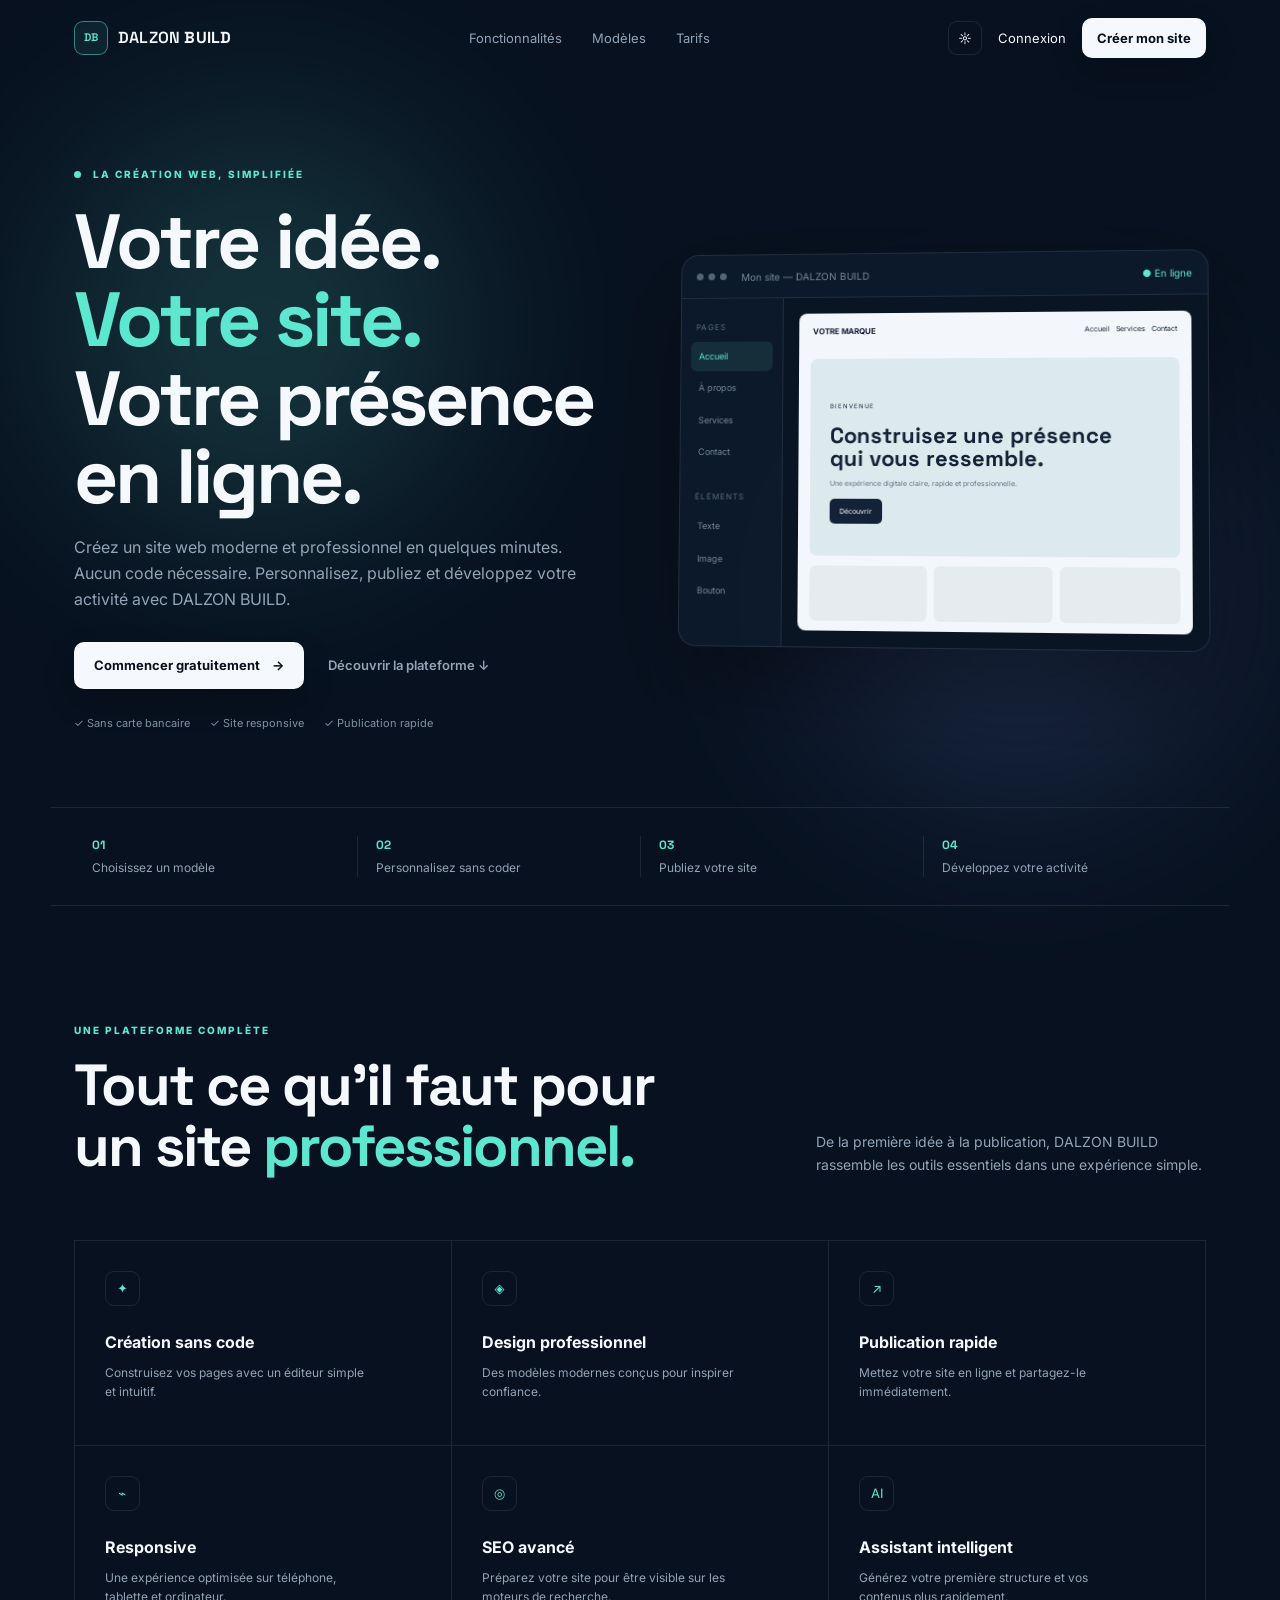
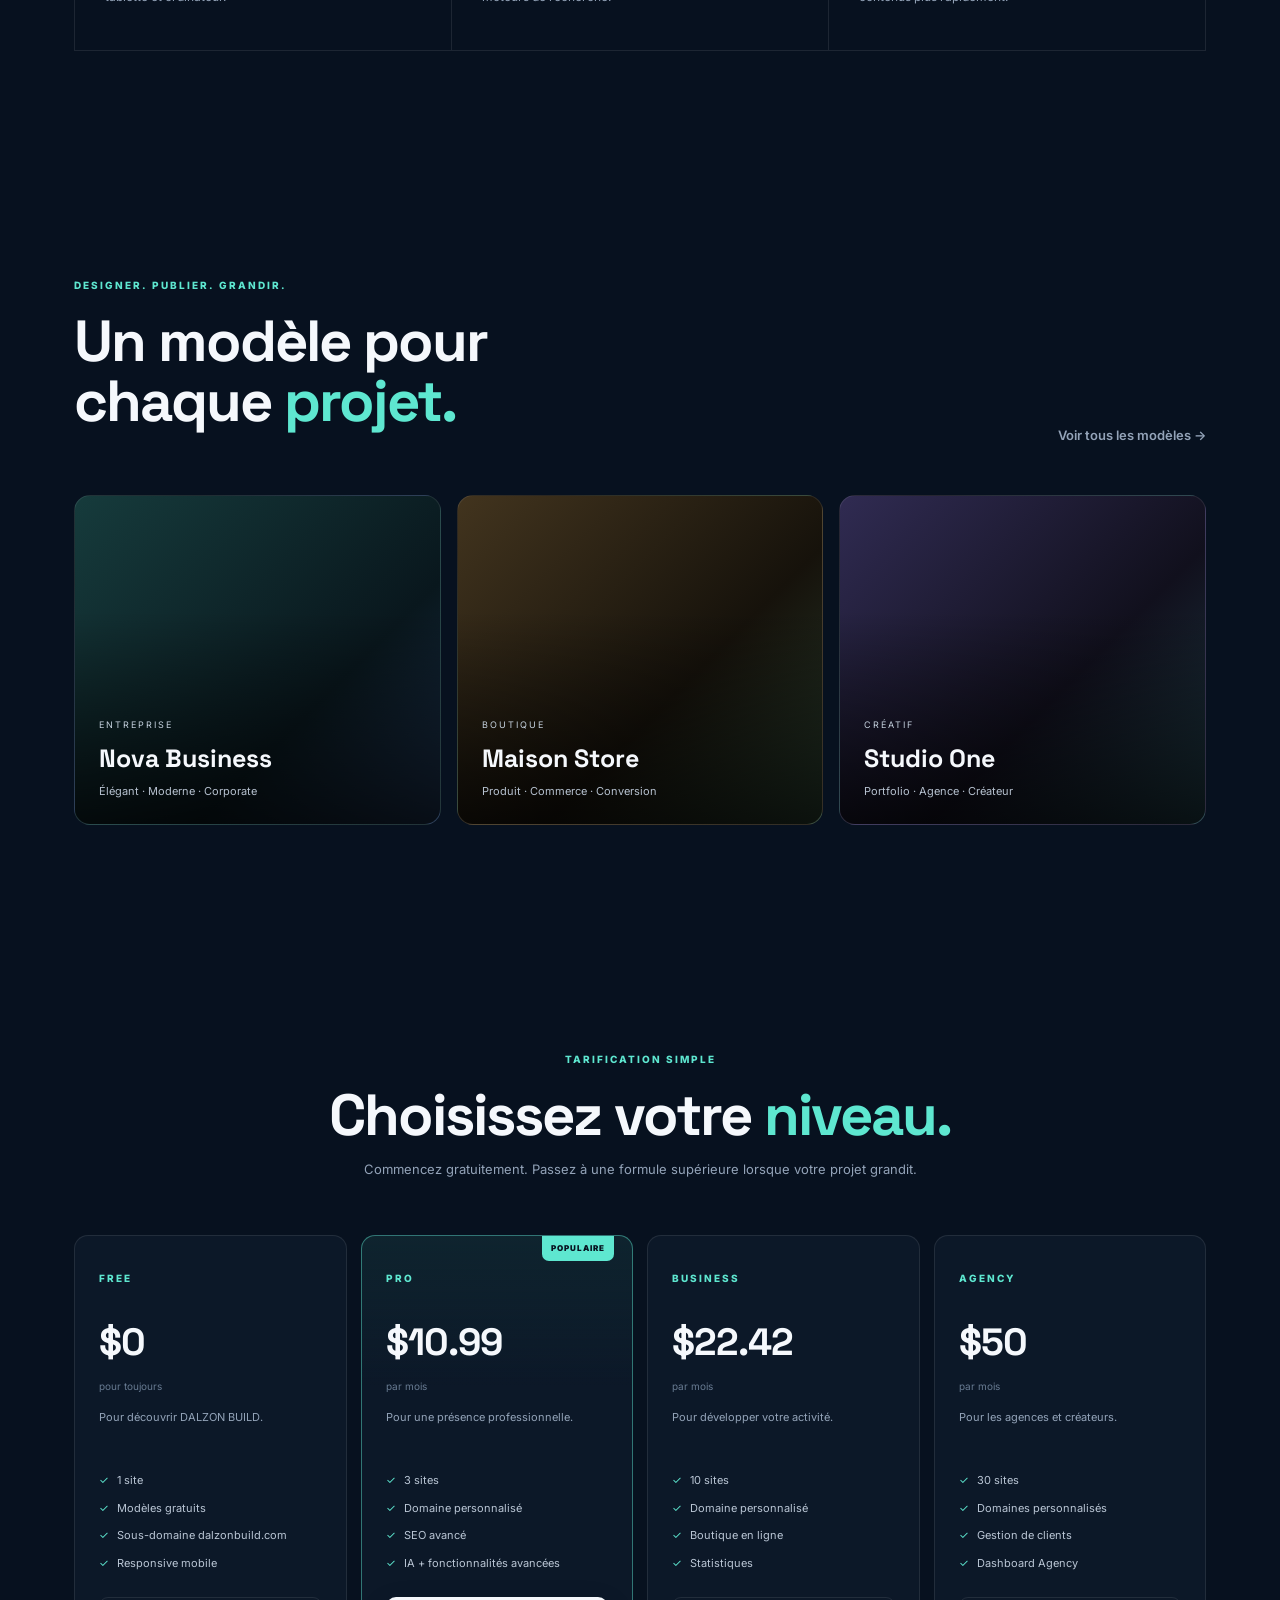
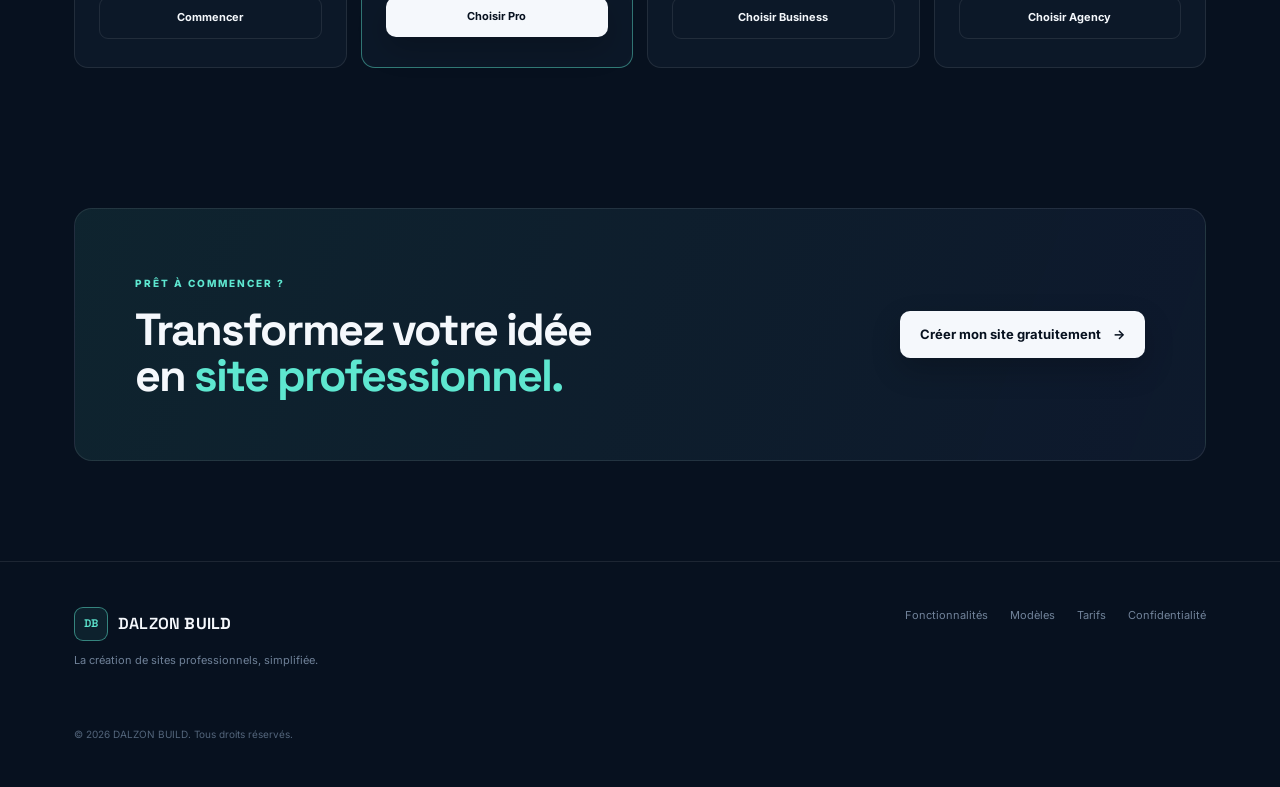
<file: index.html>
<!DOCTYPE html>
<html lang="fr">
<head>
  <meta charset="UTF-8">
  <meta name="viewport" content="width=device-width, initial-scale=1.0">
  <meta name="description" content="DALZON BUILD — créez et publiez des sites web professionnels sans coder.">
  <meta name="theme-color" content="#07111f">
  <title>DALZON BUILD — Créez votre site professionnel</title>
  <link rel="stylesheet" href="style.css">
  <link rel="preconnect" href="https://fonts.googleapis.com">
  <link rel="preconnect" href="https://fonts.gstatic.com" crossorigin>
  <link href="https://fonts.googleapis.com/css2?family=Inter:wght@400;500;600;700;800&family=Space+Grotesk:wght@500;600;700&display=swap" rel="stylesheet">
</head>
<body>
  <header class="nav">
    <a class="brand" href="index.html"><span class="brand-mark">DB</span><span>DALZON <strong>BUILD</strong></span></a>
    <nav class="nav-links" aria-label="Navigation principale">
      <a href="#fonctionnalites">Fonctionnalités</a><a href="#modeles">Modèles</a><a href="#tarifs">Tarifs</a>
    </nav>
    <div class="nav-actions">
      <button class="theme-btn" id="themeToggle" aria-label="Changer de thème">☼</button>
      <a class="login" href="auth.html">Connexion</a>
      <a class="btn btn-small" href="auth.html?mode=register">Créer mon site</a>
    </div>
  </header>
  <main>
    <section class="hero">
      <div class="hero-glow glow-one"></div><div class="hero-glow glow-two"></div>
      <div class="hero-copy">
        <div class="eyebrow"><span></span> LA CRÉATION WEB, SIMPLIFIÉE</div>
        <h1>Votre idée.<br><em>Votre site.</em><br>Votre présence en ligne.</h1>
        <p>Créez un site web moderne et professionnel en quelques minutes. Aucun code nécessaire. Personnalisez, publiez et développez votre activité avec DALZON BUILD.</p>
        <div class="hero-actions">
          <a class="btn" href="auth.html?mode=register">Commencer gratuitement <span>→</span></a>
          <a class="text-btn" href="#fonctionnalites">Découvrir la plateforme <span>↓</span></a>
        </div>
        <div class="trust"><span>✓ Sans carte bancaire</span><span>✓ Site responsive</span><span>✓ Publication rapide</span></div>
      </div>
      <div class="builder-preview" aria-label="Aperçu de l'éditeur DALZON BUILD">
        <div class="window-top"><div class="dots"><i></i><i></i><i></i></div><span>Mon site — DALZON BUILD</span><span class="live">● En ligne</span></div>
        <div class="preview-layout">
          <aside><div class="side-title">Pages</div><div class="side-item active">Accueil</div><div class="side-item">À propos</div><div class="side-item">Services</div><div class="side-item">Contact</div><div class="side-title tools-title">Éléments</div><div class="side-item">Texte</div><div class="side-item">Image</div><div class="side-item">Bouton</div></aside>
          <div class="canvas"><div class="site-preview"><div class="mini-nav"><b>VOTRE MARQUE</b><span>Accueil &nbsp; Services &nbsp; Contact</span></div><div class="mini-hero"><small>BIENVENUE</small><h2>Construisez une présence<br>qui vous ressemble.</h2><p>Une expérience digitale claire, rapide et professionnelle.</p><button>Découvrir</button></div><div class="mini-cards"><span></span><span></span><span></span></div></div></div>
        </div>
      </div>
    </section>
    <section class="section stats"><div><strong>01</strong><span>Choisissez un modèle</span></div><div><strong>02</strong><span>Personnalisez sans coder</span></div><div><strong>03</strong><span>Publiez votre site</span></div><div><strong>04</strong><span>Développez votre activité</span></div></section>
    <section class="section" id="fonctionnalites">
      <div class="section-head"><div><span class="eyebrow">UNE PLATEFORME COMPLÈTE</span><h2>Tout ce qu'il faut pour<br>un site <em>professionnel.</em></h2></div><p>De la première idée à la publication, DALZON BUILD rassemble les outils essentiels dans une expérience simple.</p></div>
      <div class="feature-grid"><article><span class="icon">✦</span><h3>Création sans code</h3><p>Construisez vos pages avec un éditeur simple et intuitif.</p></article><article><span class="icon">◈</span><h3>Design professionnel</h3><p>Des modèles modernes conçus pour inspirer confiance.</p></article><article><span class="icon">↗</span><h3>Publication rapide</h3><p>Mettez votre site en ligne et partagez-le immédiatement.</p></article><article><span class="icon">⌁</span><h3>Responsive</h3><p>Une expérience optimisée sur téléphone, tablette et ordinateur.</p></article><article><span class="icon">◎</span><h3>SEO avancé</h3><p>Préparez votre site pour être visible sur les moteurs de recherche.</p></article><article><span class="icon">AI</span><h3>Assistant intelligent</h3><p>Générez votre première structure et vos contenus plus rapidement.</p></article></div>
    </section>
    <section class="section templates" id="modeles">
      <div class="section-head"><div><span class="eyebrow">DESIGNER. PUBLIER. GRANDIR.</span><h2>Un modèle pour<br>chaque <em>projet.</em></h2></div><a class="text-btn" href="auth.html?mode=register">Voir tous les modèles →</a></div>
      <div class="template-grid"><article class="template-card t-business"><span>ENTREPRISE</span><h3>Nova Business</h3><p>Élégant · Moderne · Corporate</p></article><article class="template-card t-store"><span>BOUTIQUE</span><h3>Maison Store</h3><p>Produit · Commerce · Conversion</p></article><article class="template-card t-creative"><span>CRÉATIF</span><h3>Studio One</h3><p>Portfolio · Agence · Créateur</p></article></div>
    </section>
    <section class="section pricing" id="tarifs">
      <div class="center-head"><span class="eyebrow">TARIFICATION SIMPLE</span><h2>Choisissez votre <em>niveau.</em></h2><p>Commencez gratuitement. Passez à une formule supérieure lorsque votre projet grandit.</p></div>
      <div class="pricing-grid">
        <article class="price-card"><span class="plan">FREE</span><h3>$0</h3><small>pour toujours</small><p>Pour découvrir DALZON BUILD.</p><ul><li>1 site</li><li>Modèles gratuits</li><li>Sous-domaine dalzonbuild.com</li><li>Responsive mobile</li></ul><a class="outline-btn" href="auth.html?mode=register">Commencer</a></article>
        <article class="price-card featured"><div class="popular">POPULAIRE</div><span class="plan">PRO</span><h3>$10.99</h3><small>par mois</small><p>Pour une présence professionnelle.</p><ul><li>3 sites</li><li>Domaine personnalisé</li><li>SEO avancé</li><li>IA + fonctionnalités avancées</li></ul><a class="btn full" href="checkout.html?plan=pro">Choisir Pro</a></article>
        <article class="price-card"><span class="plan">BUSINESS</span><h3>$22.42</h3><small>par mois</small><p>Pour développer votre activité.</p><ul><li>10 sites</li><li>Domaine personnalisé</li><li>Boutique en ligne</li><li>Statistiques</li></ul><a class="outline-btn" href="checkout.html?plan=business">Choisir Business</a></article>
        <article class="price-card"><span class="plan">AGENCY</span><h3>$50</h3><small>par mois</small><p>Pour les agences et créateurs.</p><ul><li>30 sites</li><li>Domaines personnalisés</li><li>Gestion de clients</li><li>Dashboard Agency</li></ul><a class="outline-btn" href="checkout.html?plan=agency">Choisir Agency</a></article>
      </div>
    </section>
    <section class="cta"><div><span class="eyebrow">PRÊT À COMMENCER ?</span><h2>Transformez votre idée<br>en <em>site professionnel.</em></h2></div><a class="btn" href="auth.html?mode=register">Créer mon site gratuitement <span>→</span></a></section>
  </main>
  <footer><div class="footer-brand"><a class="brand" href="index.html"><span class="brand-mark">DB</span><span>DALZON <strong>BUILD</strong></span></a><p>La création de sites professionnels, simplifiée.</p></div><div class="footer-links"><a href="#fonctionnalites">Fonctionnalités</a><a href="#modeles">Modèles</a><a href="#tarifs">Tarifs</a><a href="#">Confidentialité</a></div><p class="copyright">© 2026 DALZON BUILD. Tous droits réservés.</p></footer>
  <script src="script.js"></script>
</body>
</html>
</file>
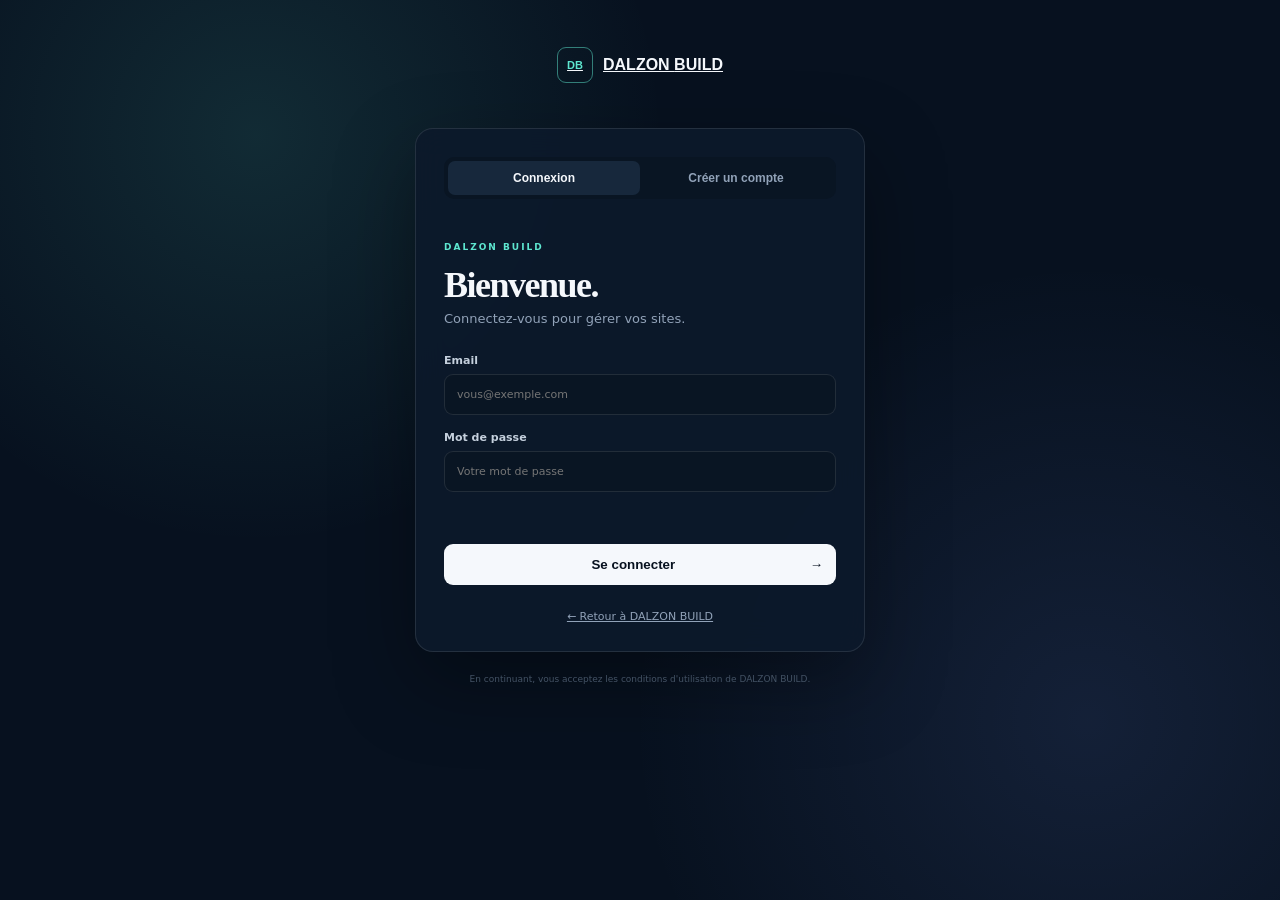
<file: auth.html>
<!DOCTYPE html>
<html lang="fr"><head><meta charset="UTF-8"><meta name="viewport" content="width=device-width,initial-scale=1"><meta name="description" content="Connexion et inscription — DALZON BUILD"><title>Compte — DALZON BUILD</title><link rel="stylesheet" href="auth.css"></head>
<body>
<main class="auth-shell">
  <a class="brand" href="index.html"><span class="mark">DB</span><span>DALZON <b>BUILD</b></span></a>
  <section class="auth-card">
    <div class="tabs"><button class="tab active" data-mode="login">Connexion</button><button class="tab" data-mode="register">Créer un compte</button></div>
    <div class="intro"><span class="eyebrow">DALZON BUILD</span><h1 id="title">Bienvenue.</h1><p id="subtitle">Connectez-vous pour gérer vos sites.</p></div>
    <form id="authForm">
      <label id="nameWrap" class="hidden">Nom complet<input id="name" type="text" autocomplete="name" placeholder="Votre nom"></label>
      <label>Email<input id="email" type="email" autocomplete="email" placeholder="vous@exemple.com" required></label>
      <label>Mot de passe<input id="password" type="password" autocomplete="current-password" placeholder="Votre mot de passe" minlength="6" required></label>
      <div id="error" class="error" role="alert"></div>
      <button class="submit" id="submit" type="submit">Se connecter <span>→</span></button>
    </form>
    <p class="back"><a href="index.html">← Retour à DALZON BUILD</a></p>
  </section>
  <p class="legal">En continuant, vous acceptez les conditions d'utilisation de DALZON BUILD.</p>
</main>
<script src="auth.js?v=20261006"></script></body></html>
</file>
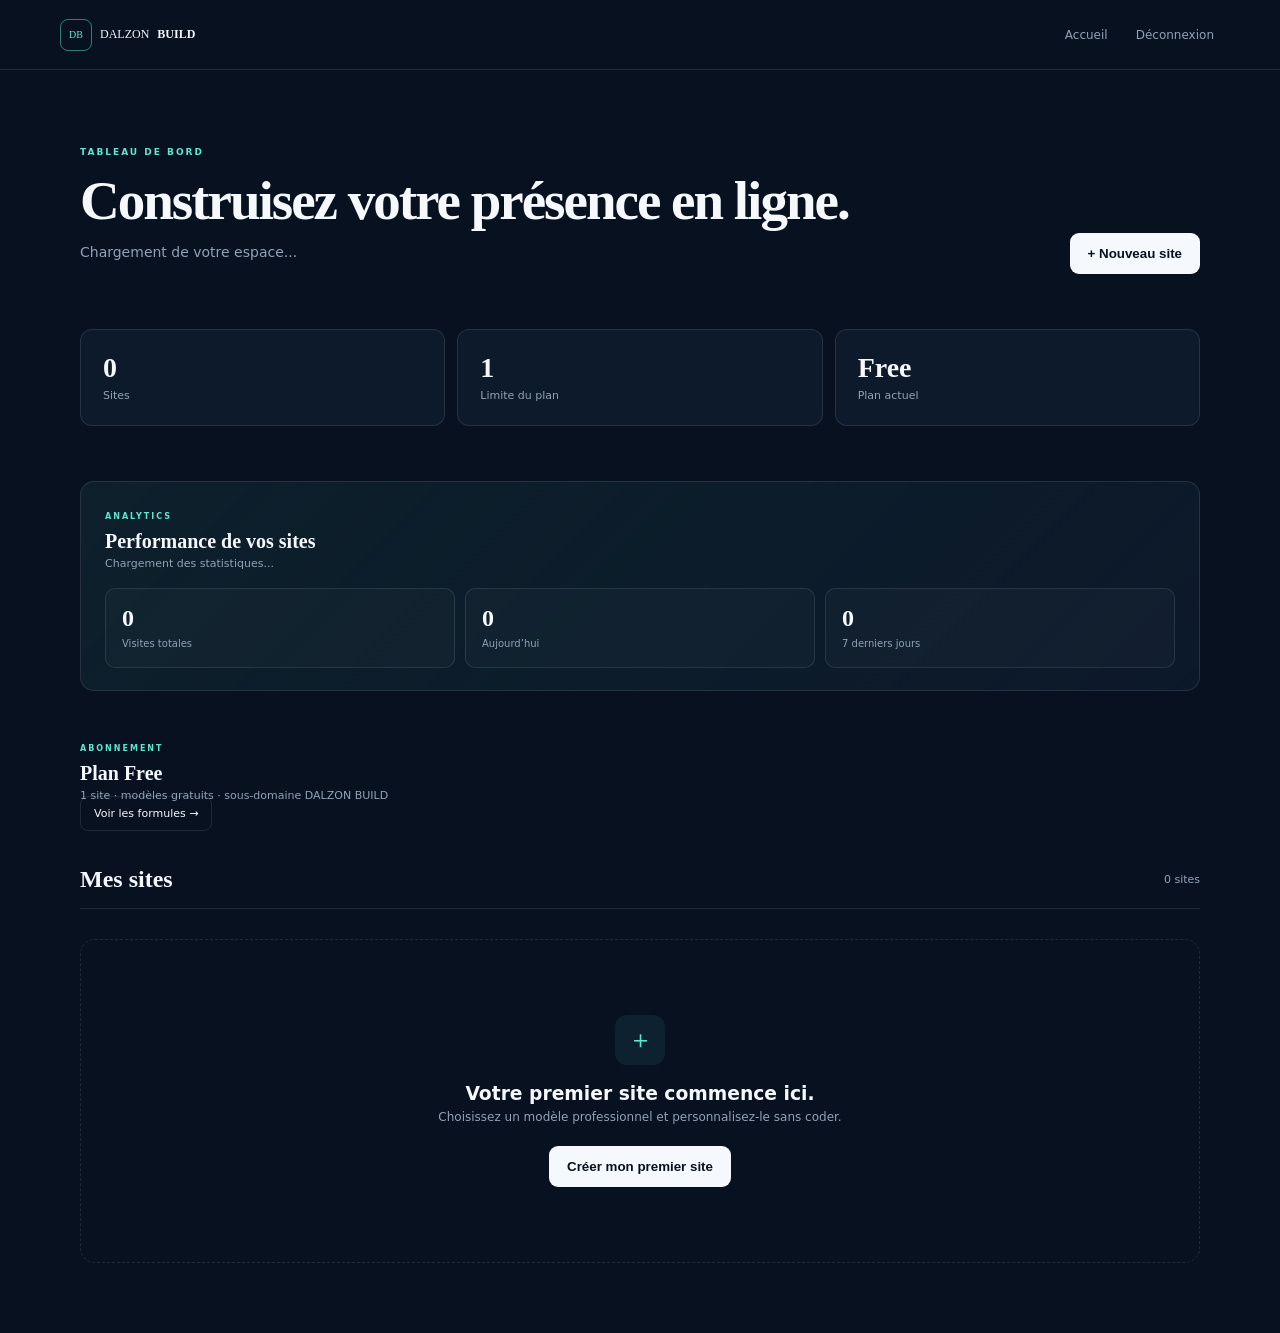
<file: builder.html>
<!doctype html><html lang="fr"><head><meta charset="utf-8"><meta name="viewport" content="width=device-width,initial-scale=1"><title>Éditeur — DALZON BUILD</title><link rel="stylesheet" href="builder.css?v=20261007-2"></head><body>
<header><a href="dashboard.html" class="brand"><b>DB</b> DALZON BUILD</a><div class="top-actions"><button id="desktop" class="view active">Desktop</button><button id="mobile" class="view">Mobile</button><button id="save">Enregistrer</button><button id="publish">Publier</button></div></header>
<main><aside><small>ÉDITEUR</small><h2 id="siteTitle">Mon site</h2>
<div class="template-box"><b>Modèle & style</b><label>Modèle<select id="template"><option value="business">Entreprise</option><option value="store">Boutique</option><option value="portfolio">Portfolio</option><option value="school">École</option><option value="restaurant">Restaurant</option><option value="blog">Blog</option></select></label><label>Police<select id="font"><option value="inter">Inter</option><option value="grotesk">Space Grotesk</option><option value="system">Système</option><option value="serif">Élégante</option></select></label><label>Arrondi<input id="radius" type="range" min="0" max="28" value="12"></label></div><div class="page-manager"><div class="section-head"><b>Pages</b><span id="pageCount">1</span></div><div id="pageList"></div><div class="page-actions"><button id="addPage" type="button">+ Nouvelle page</button></div></div>
<label>Nom de la page<input id="pageName" value="Accueil"></label>
<label>Titre principal<input id="heroTitle" value="Construisez votre présence en ligne."></label><label>Description<textarea id="heroText">Une expérience digitale claire, moderne et professionnelle.</textarea></label><label>Bouton<input id="heroButton" value="Nous contacter"></label><label>Lien du bouton<input id="heroLink" value="#contact" placeholder="https://... ou #contact"></label><label>Nom de marque<input id="brandName" value="VOTRE MARQUE"></label>
<div class="content-box"><b>SEO & contact</b><label>Titre SEO<input id="seoTitle" value=""></label><label>Description SEO<textarea id="seoDescription">Présentez votre activité avec un site professionnel créé avec DALZON BUILD.</textarea></label><label>Image sociale / partage<input id="ogImage" placeholder="https://..."></label><label>Favicon URL<input id="faviconUrl" placeholder="https://.../favicon.png"></label><label>WhatsApp<input id="whatsapp" placeholder="+243..."></label><label>Instagram<input id="instagram" placeholder="https://instagram.com/..."></label><label>Facebook<input id="facebook" placeholder="https://facebook.com/..."></label><label>TikTok<input id="tiktok" placeholder="https://tiktok.com/@..."></label></div><label>Titre À propos<input id="aboutTitle" value="À propos de votre activité"></label><label>Texte À propos<textarea id="aboutText">Présentez votre histoire, vos valeurs et ce qui vous rend unique.</textarea></label>
<div class="content-box"><b>Contenu</b><label>Titre Services<input id="servicesTitle" value="Ce que nous proposons"></label><label>Service 1<input id="service1" value="Expertise"></label><label>Description service 1<textarea id="serviceText1">Des services pensés pour vos besoins.</textarea></label><label>Service 2<input id="service2" value="Qualité"></label><label>Description service 2<textarea id="serviceText2">Une présence professionnelle et responsive.</textarea></label><label>Service 3<input id="service3" value="Proximité"></label><label>Description service 3<textarea id="serviceText3">Restez proche de vos clients.</textarea></label><label>Titre Contact<input id="contactTitle" value="Parlons de votre projet"></label><label>Texte Contact<textarea id="contactText">Contactez-nous pour obtenir plus d’informations.</textarea></label><label>Email de contact<input id="contactEmail" type="email" placeholder="contact@exemple.com"></label><label>Texte du pied de page<input id="footerText" value="Tous droits réservés."></label><div class="content-box"><b>Témoignages</b><label>Titre<input id="testimonialsTitle" value="Ils nous font confiance"></label><label>Nom 1<input id="testimonial1Name" value="Client satisfait"></label><label>Avis 1<textarea id="testimonial1Text">Une expérience professionnelle et efficace.</textarea></label><label>Nom 2<input id="testimonial2Name" value="Excellent service"></label><label>Avis 2<textarea id="testimonial2Text">Un accompagnement simple et clair.</textarea></label></div><div class="content-box"><b>FAQ</b><label>Titre<input id="faqTitle" value="Questions fréquentes"></label><label>Question 1<input id="faq1Question" value="Comment ça marche ?"></label><label>Réponse 1<textarea id="faq1Answer">Choisissez un modèle, personnalisez votre contenu et publiez.</textarea></label><label>Question 2<input id="faq2Question" value="Puis-je modifier mon site ?"></label><label>Réponse 2<textarea id="faq2Answer">Oui, vous pouvez modifier votre contenu depuis l’éditeur.</textarea></label></div><div class="content-box"><b>Blog</b><label>Titre<input id="blogTitle" value="Actualités"></label><label>Article 1 — titre<input id="post1Title" value="Bienvenue sur notre site"></label><label>Article 1 — résumé<textarea id="post1Excerpt">Découvrez nos actualités, projets et nouveautés.</textarea></label><label>Article 1 — contenu<textarea id="post1Content">Bienvenue sur notre espace d’actualités.</textarea></label><label>Article 1 — date<input id="post1Date" type="date"></label><label>Article 2 — titre<input id="post2Title" value="Nos dernières nouvelles"></label><label>Article 2 — résumé<textarea id="post2Excerpt">Retrouvez ici les informations importantes.</textarea></label><label>Article 2 — contenu<textarea id="post2Content">Retrouvez ici les informations importantes de notre activité.</textarea></label><label>Article 2 — date<input id="post2Date" type="date"></label></div><div class="content-box"><b>Équipe</b><label>Titre<input id="teamTitle" value="Notre équipe"></label><label>Membre 1<input id="member1Name" value="Votre équipe"></label><label>Rôle 1<input id="member1Role" value="Direction"></label><label>Membre 2<input id="member2Name" value="Collaborateur"></label><label>Rôle 2<input id="member2Role" value="Expertise"></label></div><div class="content-box"><b>Statistiques</b><label>Titre<input id="statsTitle" value="Nos chiffres"></label><label>Chiffre 1<input id="stat1Value" value="100+"></label><label>Libellé 1<input id="stat1Label" value="Projets réalisés"></label><label>Chiffre 2<input id="stat2Value" value="98%"></label><label>Libellé 2<input id="stat2Label" value="Clients satisfaits"></label></div></div>
<div class="design-box"><b>Design</b><label>Couleur principale<input id="accentColor" type="color" value="#101827"></label><label>Couleur de fond<input id="bgColor" type="color" value="#f6fbfa"></label></div>
<div class="image-manager"><div class="section-head"><b>Images</b><span id="imageCount">0</span></div><label>Ajouter une image<input id="imageFile" type="file" accept="image/png,image/jpeg,image/webp"></label><button id="uploadImage" type="button">Téléverser l’image</button><label>Ou utiliser une URL<input id="imageUrl" placeholder="https://..."></label><button id="addImageUrl" type="button">Ajouter l’URL</button><div id="imageList"></div></div>
<div class="section-manager"><div class="section-head"><b>Sections</b><span id="sectionCount">4</span></div><div id="sectionList"></div><div class="add-grid"><button data-add="about">+ À propos</button><button data-add="services">+ Services</button><button data-add="gallery">+ Galerie</button><button data-add="contact">+ Contact</button><button data-add="footer">+ Pied de page</button><button data-add="testimonials">+ Témoignages</button><button data-add="faq">+ FAQ</button><button data-add="team">+ Équipe</button><button data-add="stats">+ Statistiques</button><button data-add="blog">+ Blog</button></div></div>
<button id="reset" class="ghost">Réinitialiser</button><p id="msg"></p></aside>
<section class="workspace"><div class="device" id="device"><div class="preview-nav"><b id="brandPreview">VOTRE MARQUE</b><span id="previewNav">Accueil&nbsp;&nbsp; À propos&nbsp;&nbsp; Services&nbsp;&nbsp; Contact</span></div><div id="sitePreview"><div class="hero" data-preview-section="hero"><small>BIENVENUE</small><h1 id="previewTitle">Construisez votre présence en ligne.</h1><p id="previewText">Une expérience digitale claire, moderne et professionnelle.</p><a id="previewButton" href="#contact">Nous contacter</a></div><div class="preview-section about-block" data-preview-section="about"><small>À PROPOS</small><h2 id="previewAboutTitle">À propos de votre activité</h2><p id="previewAboutText">Présentez votre histoire, vos valeurs et ce qui vous rend unique.</p></div><div class="preview-section gallery-preview" id="galleryPreview" data-preview-section="gallery"><small>GALERIE</small><h2>Vos images</h2><div class="gallery-grid" id="previewGallery"></div></div><div class="preview-section services-preview" data-preview-section="services"><small>SERVICES</small><h2 id="previewServicesTitle">Ce que nous proposons</h2><div class="cards"><article><b id="previewService1">Expertise</b><p id="previewServiceText1">Des services pensés pour vos besoins.</p></article><article><b id="previewService2">Qualité</b><p id="previewServiceText2">Une présence professionnelle et responsive.</p></article><article><b id="previewService3">Proximité</b><p id="previewServiceText3">Restez proche de vos clients.</p></article></div></div><div class="preview-section contact-preview" data-preview-section="contact"><small>CONTACT</small><h2 id="previewContactTitle">Parlons de votre projet</h2><p id="previewContactText">Contactez-nous pour obtenir plus d’informations.</p><a id="previewContactButton" href="#contact">Nous contacter</a></div><div class="preview-section extra-block" data-extra="testimonials" data-preview-section="testimonials"><small>TÉMOIGNAGES</small><h2 id="previewTestimonialsTitle">Ils nous font confiance</h2><div class="cards"><article><b id="previewTestimonial1Name">Client satisfait</b><p id="previewTestimonial1Text">Une expérience professionnelle et efficace.</p></article><article><b id="previewTestimonial2Name">Excellent service</b><p id="previewTestimonial2Text">Un accompagnement simple et clair.</p></article></div></div><div class="preview-section extra-block" data-extra="faq" data-preview-section="faq"><small>FAQ</small><h2 id="previewFaqTitle">Questions fréquentes</h2><div class="cards"><article><b id="previewFaq1Question">Comment ça marche ?</b><p id="previewFaq1Answer">Choisissez un modèle, personnalisez votre contenu et publiez.</p></article><article><b id="previewFaq2Question">Puis-je modifier mon site ?</b><p id="previewFaq2Answer">Oui, vous pouvez modifier votre contenu depuis l’éditeur.</p></article></div></div><div class="preview-section extra-block" data-extra="team" data-preview-section="team"><small>ÉQUIPE</small><h2 id="previewTeamTitle">Notre équipe</h2><div class="cards"><article><b id="previewMember1Name">Votre équipe</b><p id="previewMember1Role">Direction</p></article><article><b id="previewMember2Name">Collaborateur</b><p id="previewMember2Role">Expertise</p></article></div></div><div class="preview-section extra-block" data-extra="blog" data-preview-section="blog"><small>BLOG</small><h2 id="previewBlogTitle">Actualités</h2><div class="cards"><article><b id="previewPost1Title">Bienvenue sur notre site</b><p id="previewPost1Excerpt">Découvrez nos actualités, projets et nouveautés.</p></article><article><b id="previewPost2Title">Nos dernières nouvelles</b><p id="previewPost2Excerpt">Retrouvez ici les informations importantes.</p></article></div></div><div class="preview-section extra-block" data-extra="stats" data-preview-section="stats"><small>STATISTIQUES</small><h2 id="previewStatsTitle">Nos chiffres</h2><div class="cards"><article><b id="previewStat1Value">100+</b><p id="previewStat1Label">Projets réalisés</p></article><article><b id="previewStat2Value">98%</b><p id="previewStat2Label">Clients satisfaits</p></article></div></div><footer class="device-footer" data-preview-section="footer"><span id="previewFooter">Tous droits réservés.</span></footer></div></div></section></main>
<script src="supabase-config.js?v=20261006"></script><script>
const token=localStorage.getItem("dalzon_access_token"),siteId=new URLSearchParams(location.search).get("id");let site=null,saveTimer=null,gallery=[],pages=[],currentPageId="home",siteTemplate="business",siteFont="inter",siteRadius=12;const DEFAULT_SECTIONS=["hero","about","services","contact"];
const defaults={pageName:"Accueil",heroTitle:"Construisez votre présence en ligne.",heroText:"Une expérience digitale claire, moderne et professionnelle.",heroButton:"Nous contacter",heroLink:"#contact",brandName:"VOTRE MARQUE",aboutTitle:"À propos de votre activité",aboutText:"Présentez votre histoire, vos valeurs et ce qui vous rend unique.",servicesTitle:"Ce que nous proposons",service1:"Expertise",serviceText1:"Des services pensés pour vos besoins.",service2:"Qualité",serviceText2:"Une présence professionnelle et responsive.",service3:"Proximité",serviceText3:"Restez proche de vos clients.",contactTitle:"Parlons de votre projet",contactText:"Contactez-nous pour obtenir plus d’informations.",contactEmail:"",footerText:"Tous droits réservés.",seoTitle:"",seoDescription:"Présentez votre activité avec un site professionnel créé avec DALZON BUILD.",ogImage:"",faviconUrl:"",whatsapp:"",instagram:"",facebook:"",tiktok:"",testimonialsTitle:"Ils nous font confiance",testimonial1Name:"Client satisfait",testimonial1Text:"Une expérience professionnelle et efficace.",testimonial2Name:"Excellent service",testimonial2Text:"Un accompagnement simple et clair.",faqTitle:"Questions fréquentes",faq1Question:"Comment ça marche ?",faq1Answer:"Choisissez un modèle, personnalisez votre contenu et publiez.",faq2Question:"Puis-je modifier mon site ?",faq2Answer:"Oui, vous pouvez modifier votre contenu depuis l’éditeur.",teamTitle:"Notre équipe",member1Name:"Votre équipe",member1Role:"Direction",member2Name:"Collaborateur",member2Role:"Expertise",statsTitle:"Nos chiffres",blogTitle:"Actualités",post1Title:"Bienvenue sur notre site",post1Excerpt:"Découvrez nos actualités, projets et nouveautés.",post1Content:"Bienvenue sur notre espace d’actualités.",post1Date:"",post2Title:"Nos dernières nouvelles",post2Excerpt:"Retrouvez ici les informations importantes.",post2Content:"Retrouvez ici les informations importantes de notre activité.",post2Date:"",stat1Value:"100+",stat1Label:"Projets réalisés",stat2Value:"98%",stat2Label:"Clients satisfaits",accentColor:"#101827",bgColor:"#f6fbfa",sections:DEFAULT_SECTIONS,gallery:[]};
async function api(path,opt={}){const r=await fetch(window.DALZON_SUPABASE_URL+path,{...opt,headers:{apikey:window.DALZON_SUPABASE_ANON_KEY,Authorization:"Bearer "+token,"Content-Type":"application/json",...(opt.headers||{})}});const d=await r.json().catch(()=>null);if(!r.ok)throw Error(d?.message||d?.details||"Erreur serveur");return d}
function clone(o){return JSON.parse(JSON.stringify(o))}function applyStyle(){const d=document.getElementById("device");d.dataset.template=siteTemplate;d.style.setProperty("--site-radius",siteRadius+"px");d.style.setProperty("--site-font",siteFont==="serif"?"Georgia":siteFont==="grotesk"?"Space Grotesk":siteFont==="system"?"system-ui":"Inter");document.getElementById("template").value=siteTemplate;document.getElementById("font").value=siteFont;document.getElementById("radius").value=siteRadius}
function collect(){const c={};Object.keys(defaults).forEach(k=>{const el=document.getElementById(k);if(el)c[k]=el.value});c.sections=getSections();c.gallery=gallery.slice();return c}
function apply(c){c={...defaults,...(c||{})};Object.keys(defaults).forEach(k=>{const el=document.getElementById(k);if(el&&k!=="sections"&&k!=="gallery")el.value=c[k]??defaults[k]});gallery=Array.isArray(c.gallery)?c.gallery.slice():[];loadSections(Array.isArray(c.sections)&&c.sections.length?c.sections:DEFAULT_SECTIONS);renderGallery();sync()}
function normalizePages(content){if(Array.isArray(content?.pages)&&content.pages.length)return content.pages.map((p,i)=>({...clone(defaults),...p,id:p.id||("page-"+i),name:p.name||p.pageName||("Page "+(i+1)),pageName:p.name||p.pageName||("Page "+(i+1))}));return [{...clone(defaults),id:"home",name:"Accueil",pageName:"Accueil",...content}]}
function renderPages(){document.getElementById("pageCount").textContent=pages.length;document.getElementById("pageList").innerHTML=pages.map(p=>`<div class="page-item ${p.id===currentPageId?"active":""}" data-page="${p.id}"><button type="button" class="page-select">${escText(p.name)}</button>${p.id!=="home"?`<button type="button" class="page-delete" data-delete="${p.id}">×</button>`:""}</div>`).join("");document.querySelectorAll(".page-select").forEach(b=>b.onclick=()=>switchPage(b.parentElement.dataset.page));document.querySelectorAll("[data-delete]").forEach(b=>b.onclick=()=>deletePage(b.dataset.delete))}
function escText(v){return String(v).replace(/[&<>]/g,x=>({"&":"&amp;","<":"&lt;",">":"&gt;"}[x]))}
function persistCurrentPage(){const p=pages.find(x=>x.id===currentPageId);if(!p)return;Object.assign(p,collect());p.name=p.pageName||"Page";p.pageName=p.name}
function switchPage(id){persistCurrentPage();const p=pages.find(x=>x.id===id);if(!p)return;currentPageId=id;apply(p);renderPages();document.getElementById("msg").textContent="Page « "+p.name+" » ouverte."}
function addPage(){persistCurrentPage();let n=pages.length+1,name="Nouvelle page";while(pages.some(p=>p.name===name))name="Nouvelle page "+n++;const slug="page-"+Date.now();const p={...clone(defaults),id:slug,name,pageName:name,heroTitle:"Nouvelle page",sections:["hero","about","services","contact"],gallery:[]};pages.push(p);currentPageId=p.id;apply(p);renderPages();scheduleAutoSave();document.getElementById("msg").textContent="Nouvelle page créée."}
function deletePage(id){if(pages.length<=1)return;const i=pages.findIndex(p=>p.id===id);if(i<0)return;pages.splice(i,1);if(currentPageId===id){currentPageId=pages[0].id;apply(pages[0])}renderPages();scheduleAutoSave()}
function getSections(){return [...document.querySelectorAll(".section-item")].map(x=>x.dataset.type)}
function sectionLabel(t){return ({hero:"Hero",about:"À propos",services:"Services",gallery:"Galerie",contact:"Contact",footer:"Pied de page",testimonials:"Témoignages",faq:"FAQ",team:"Équipe",stats:"Statistiques",blog:"Blog"})[t]||t}
function orderPreview(){const box=document.getElementById("sitePreview");if(!box)return;const map=new Map([...box.querySelectorAll("[data-preview-section]")].map(x=>[x.dataset.previewSection,x]));getSections().forEach(t=>{const el=map.get(t);if(el)box.appendChild(el)})}
let draggedSection=null;
function renderSections(){const types=getSections();document.getElementById("sectionCount").textContent=types.length;document.getElementById("sectionList").innerHTML=types.map((t,i)=>`<div class="section-item" draggable="true" data-type="${t}"><span><i>${String(i+1).padStart(2,"0")}</i>${sectionLabel(t)}</span><div class="section-move"><button type="button" onclick="moveSection(${i},-1)" title="Monter">↑</button><button type="button" onclick="moveSection(${i},1)" title="Descendre">↓</button><button type="button" onclick="removeSection(${i})" title="Supprimer">×</button></div></div>`).join("");
const list=document.getElementById("sectionList");list.querySelectorAll(".section-item").forEach(item=>{item.addEventListener("dragstart",()=>{draggedSection=item;item.classList.add("dragging")});item.addEventListener("dragend",()=>{item.classList.remove("dragging");draggedSection=null;list.querySelectorAll(".section-item").forEach(x=>x.classList.remove("drag-over"))});item.addEventListener("dragover",e=>{e.preventDefault();if(draggedSection&&draggedSection!==item)item.classList.add("drag-over")});item.addEventListener("dragleave",()=>item.classList.remove("drag-over"));item.addEventListener("drop",e=>{e.preventDefault();item.classList.remove("drag-over");if(!draggedSection||draggedSection===item)return;const a=getSections(),from=a.indexOf(draggedSection.dataset.type),to=a.indexOf(item.dataset.type);if(from<0||to<0)return;a.splice(from,1);a.splice(to,0,draggedSection.dataset.type);loadSections(a);scheduleAutoSave()})});
document.querySelector(".about-block")?.classList.toggle("hidden",!types.includes("about"));document.querySelector(".services-preview")?.classList.toggle("hidden",!types.includes("services"));document.querySelector(".contact-preview")?.classList.toggle("hidden",!types.includes("contact"));document.querySelector(".device-footer")?.classList.toggle("hidden",!types.includes("footer"));document.querySelectorAll(".extra-block").forEach(x=>x.classList.toggle("hidden",!types.includes(x.dataset.extra)));orderPreview()}
function loadSections(types){document.getElementById("sectionList").innerHTML=types.map(t=>`<div class="section-item" data-type="${t}"></div>`).join("");renderSections()}
function moveSection(i,dir){const a=getSections(),j=i+dir;if(j<0||j>=a.length)return;[a[i],a[j]]=[a[j],a[i]];loadSections(a);scheduleAutoSave()}function addSection(t){const a=getSections();if(a.includes(t)){document.getElementById("msg").textContent="Cette section est déjà présente.";return}a.push(t);loadSections(a);scheduleAutoSave()}
function removeSection(i){const a=getSections();if(a.length<=1){document.getElementById("msg").textContent="Gardez au moins une section.";return}a.splice(i,1);loadSections(a);scheduleAutoSave()}
function renderGallery(){const list=document.getElementById("imageList");document.getElementById("imageCount").textContent=gallery.length;list.innerHTML=gallery.map((u,i)=>`<div class="image-item"><img src="${u}" alt=""><button type="button" onclick="removeImage(${i})">×</button></div>`).join("");document.getElementById("previewGallery").innerHTML=gallery.length?gallery.map(u=>`<img src="${u}" alt="Image du site">`).join(""):`<span>Aucune image ajoutée</span>`;document.getElementById("galleryPreview").classList.toggle("hidden",!gallery.length&&!getSections().includes("gallery"))}
function removeImage(i){gallery.splice(i,1);renderGallery();scheduleAutoSave()}
async function uploadImage(){const input=document.getElementById("imageFile"),file=input.files[0];if(!file){document.getElementById("msg").textContent="Choisissez une image.";return}if(file.size>5*1024*1024){document.getElementById("msg").textContent="Image trop lourde (5 Mo maximum).";return}try{const safe=file.name.replace(/[^a-zA-Z0-9._-]/g,"-"),uid=(await api("/auth/v1/user")).id,path=encodeURIComponent(uid+"/"+siteId+"/"+currentPageId+"/"+Date.now()+"-"+safe);const r=await fetch(window.DALZON_SUPABASE_URL+"/storage/v1/object/site-assets/"+path,{method:"POST",headers:{apikey:window.DALZON_SUPABASE_ANON_KEY,Authorization:"Bearer "+token,"Content-Type":file.type||"application/octet-stream","x-upsert":"false"},body:file}),d=await r.json().catch(()=>null);if(!r.ok)throw Error(d?.message||d?.error||"Upload impossible");gallery.push(window.DALZON_SUPABASE_URL+"/storage/v1/object/public/site-assets/"+decodeURIComponent(path));input.value="";renderGallery();scheduleAutoSave();document.getElementById("msg").textContent="Image téléversée."}catch(e){document.getElementById("msg").textContent=e.message}}
function addImageUrl(){const u=document.getElementById("imageUrl").value.trim();if(!u)return;if(!/^https?:\/\//i.test(u)){document.getElementById("msg").textContent="URL invalide.";return}gallery.push(u);document.getElementById("imageUrl").value="";renderGallery();scheduleAutoSave()}
function sync(){applyStyle();const d=document.getElementById("device");d.style.setProperty("--site-accent",document.getElementById("accentColor").value);d.style.setProperty("--site-bg",document.getElementById("bgColor").value);document.getElementById("previewTitle").textContent=document.getElementById("heroTitle").value;document.getElementById("previewText").textContent=document.getElementById("heroText").value;document.getElementById("previewButton").textContent=document.getElementById("heroButton").value;document.getElementById("previewButton").href=document.getElementById("heroLink").value||"#";document.getElementById("brandPreview").textContent=document.getElementById("brandName").value||"VOTRE MARQUE";document.getElementById("previewAboutTitle").textContent=document.getElementById("aboutTitle").value;document.getElementById("previewAboutText").textContent=document.getElementById("aboutText").value;document.getElementById("previewServicesTitle").textContent=document.getElementById("servicesTitle").value;["1","2","3"].forEach(i=>{document.getElementById("previewService"+i).textContent=document.getElementById("service"+i).value;document.getElementById("previewServiceText"+i).textContent=document.getElementById("serviceText"+i).value});document.getElementById("previewContactTitle").textContent=document.getElementById("contactTitle").value;document.getElementById("previewContactText").textContent=document.getElementById("contactText").value;document.getElementById("previewContactButton").textContent=document.getElementById("heroButton").value;document.getElementById("previewContactButton").href=document.getElementById("heroLink").value||"#contact";document.getElementById("previewFooter").textContent=document.getElementById("footerText").value;["BlogTitle","Post1Title","Post1Excerpt","Post2Title","Post2Excerpt","TestimonialsTitle","Testimonial1Name","Testimonial1Text","Testimonial2Name","Testimonial2Text","FaqTitle","Faq1Question","Faq1Answer","Faq2Question","Faq2Answer","TeamTitle","Member1Name","Member1Role","Member2Name","Member2Role","StatsTitle","Stat1Value","Stat1Label","Stat2Value","Stat2Label"].forEach(k=>{const id="preview"+k,e=document.getElementById(id),src=document.getElementById(k.charAt(0).toLowerCase()+k.slice(1));if(e&&src)e.textContent=src.value});document.getElementById("previewNav").textContent=getSections().filter(x=>x!=="hero"&&x!=="footer").map(x=>sectionLabel(x)).join("   ·   ")}
function scheduleAutoSave(){clearTimeout(saveTimer);saveTimer=setTimeout(()=>save(false,true),900)}
async function init(){if(!token||!siteId){location.href="dashboard.html";return}try{const a=await api("/rest/v1/sites?id=eq."+encodeURIComponent(siteId)+"&select=*");if(!a.length)throw Error("Site introuvable");site=a[0];document.getElementById("siteTitle").textContent=site.name;siteTemplate=site.content?.template||site.template||"business";siteFont=site.content?.font||"inter";siteRadius=Number(site.content?.radius??12);pages=normalizePages(site.content||{});currentPageId=pages[0].id;apply(pages[0]);renderPages()}catch(e){alert(e.message);location.href="dashboard.html"}}
async function save(publish=false,silent=false){persistCurrentPage();const b=document.getElementById(publish?"publish":"save");b.disabled=true;const content={...pages[0],pages:pages.map(p=>({...p})),template:siteTemplate,font:siteFont,radius:siteRadius};delete content.id;delete content.name;const legacy=pages[0];Object.keys(defaults).forEach(k=>{content[k]=legacy[k]});try{await api("/rest/v1/sites?id=eq."+encodeURIComponent(siteId),{method:"PATCH",headers:{Prefer:"return=minimal"},body:JSON.stringify({content,status:publish?"published":"draft"})});document.getElementById("msg").innerHTML=silent?"Sauvegarde automatique.":(publish?"Site publié. <a href=\"site.html?id="+encodeURIComponent(siteId)+"\" target=\"_blank\">Voir le site →</a>":"Modifications enregistrées.");setTimeout(()=>document.getElementById("msg").textContent="",3500)}catch(e){document.getElementById("msg").textContent=e.message}finally{b.disabled=false}}
document.getElementById("template").onchange=e=>{siteTemplate=e.target.value;sync();scheduleAutoSave()};document.getElementById("font").onchange=e=>{siteFont=e.target.value;sync();scheduleAutoSave()};document.getElementById("radius").oninput=e=>{siteRadius=Number(e.target.value);sync();scheduleAutoSave()};document.getElementById("addPage").onclick=addPage;document.getElementById("uploadImage").onclick=uploadImage;document.getElementById("addImageUrl").onclick=addImageUrl;document.querySelectorAll("input,textarea").forEach(x=>x.addEventListener("input",()=>{if(x.id==="pageName"){const p=pages.find(p=>p.id===currentPageId);if(p)p.name=x.value||"Page"}sync();scheduleAutoSave();renderPages()}));document.querySelectorAll("[data-add]").forEach(x=>x.onclick=()=>addSection(x.dataset.add));document.getElementById("desktop").onclick=()=>setView("desktop");document.getElementById("mobile").onclick=()=>setView("mobile");function setView(v){document.querySelectorAll(".view").forEach(x=>x.classList.remove("active"));document.getElementById(v).classList.add("active");document.querySelector(".device").classList.toggle("mobile-view",v==="mobile")}document.getElementById("save").onclick=()=>save(false);document.getElementById("publish").onclick=()=>save(true);document.getElementById("reset").onclick=()=>{apply(defaults);scheduleAutoSave()};init();
</script></body></html>
</file>
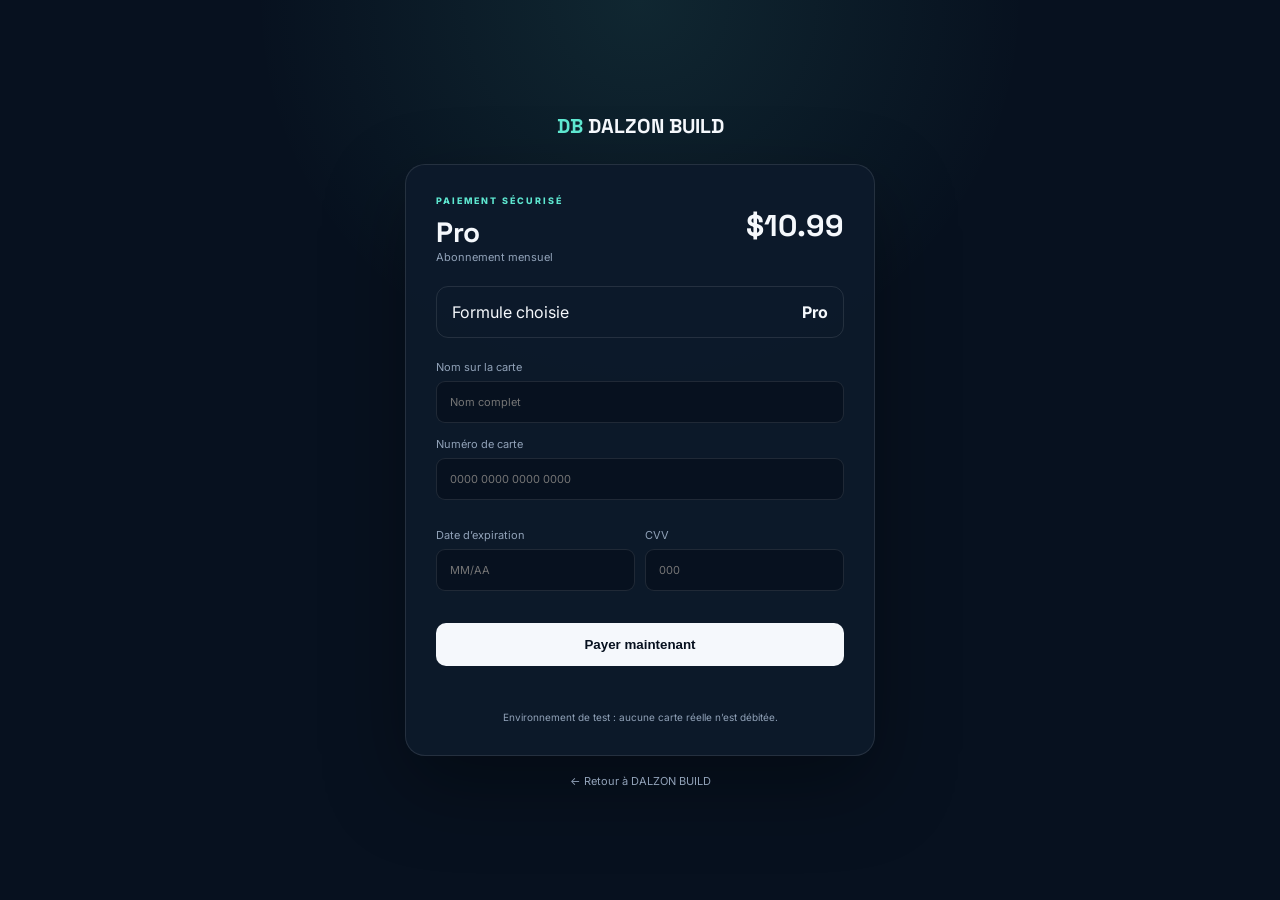
<file: checkout.html>
<!DOCTYPE html>
<html lang="fr">
<head>
<meta charset="UTF-8"><meta name="viewport" content="width=device-width,initial-scale=1">
<title>Paiement — DALZON BUILD</title>
<link rel="stylesheet" href="https://fonts.googleapis.com/css2?family=Inter:wght@400;500;600;700;800&family=Space+Grotesk:wght@500;600;700&display=swap">
<style>
:root{--bg:#07111f;--panel:#0d1a2b;--text:#f5f8fc;--muted:#91a2b8;--line:rgba(255,255,255,.1);--accent:#5ee7d0}
*{box-sizing:border-box}body{margin:0;min-height:100vh;background:radial-gradient(circle at 50% 0,rgba(94,231,208,.1),transparent 35%),var(--bg);color:var(--text);font-family:Inter,sans-serif;display:grid;place-items:center;padding:24px}
.wrap{width:min(470px,100%)}.brand{text-align:center;font-family:"Space Grotesk";font-weight:800;font-size:20px;margin-bottom:25px}.brand span{color:var(--accent)}
.card{background:rgba(13,26,43,.94);border:1px solid var(--line);border-radius:20px;padding:30px;box-shadow:0 30px 80px rgba(0,0,0,.35)}
.eyebrow{font-size:9px;letter-spacing:2px;color:var(--accent);font-weight:800}.head{display:flex;justify-content:space-between;gap:20px;align-items:start}.price{font-family:"Space Grotesk";font-size:30px;font-weight:800}.plan{color:var(--muted);font-size:11px}.summary{margin:22px 0;border:1px solid var(--line);border-radius:12px;padding:15px;display:flex;justify-content:space-between}
label{display:block;color:var(--muted);font-size:11px;margin:14px 0}input{width:100%;margin-top:7px;padding:13px;border-radius:9px;border:1px solid var(--line);background:#07111f;color:var(--text);outline:none;font:inherit}input:focus{border-color:var(--accent)}.row{display:grid;grid-template-columns:1fr 1fr;gap:10px}
button{width:100%;margin-top:18px;border:0;border-radius:10px;padding:14px;background:var(--text);color:#07111f;font-weight:800;cursor:pointer}.back{display:block;text-align:center;margin-top:18px;color:var(--muted);font-size:11px;text-decoration:none}
.notice{font-size:10px;color:var(--muted);line-height:1.5;margin-top:18px;text-align:center}.success{display:none;text-align:center}.success h2{font-family:"Space Grotesk"}.success p{color:var(--muted);font-size:12px}
@media(max-width:430px){.card{padding:22px}}
</style>
</head>
<body><div class="wrap"><div class="brand"><span>DB</span> DALZON BUILD</div>
<div class="card">
<div id="formView"><div class="eyebrow">PAIEMENT SÉCURISÉ</div><div class="head"><div><h1 id="planTitle" style="font-family:Space Grotesk;margin:8px 0 0;font-size:28px">Pro</h1><div class="plan">Abonnement mensuel</div></div><div class="price" id="price">$10.99</div></div>
<div class="summary"><span>Formule choisie</span><strong id="summaryPlan">Pro</strong></div>
<label>Nom sur la carte<input id="name" autocomplete="cc-name" placeholder="Nom complet"></label>
<label>Numéro de carte<input id="number" inputmode="numeric" autocomplete="cc-number" placeholder="0000 0000 0000 0000" maxlength="19"></label>
<div class="row"><label>Date d’expiration<input id="expiry" inputmode="numeric" autocomplete="cc-exp" placeholder="MM/AA" maxlength="5"></label><label>CVV<input id="cvv" inputmode="numeric" autocomplete="cc-csc" placeholder="000" maxlength="4"></label></div>
<button id="pay">Payer maintenant</button><div id="error" style="color:#ff8d8d;font-size:11px;min-height:16px;margin-top:10px"></div>
<div class="notice">Environnement de test : aucune carte réelle n’est débitée.</div></div>
<div class="success" id="success"><div style="font-size:40px">✓</div><h2>Paiement accepté</h2><p>Votre formule a été activée pour cette session de test.</p><button onclick="location.href='dashboard.html'">Accéder au tableau de bord</button></div>
</div><a class="back" href="index.html">← Retour à DALZON BUILD</a></div>
<script>
const plans={pro:{label:"Pro",price:"$10.99",limit:3},business:{label:"Business",price:"$22.42",limit:10},agency:{label:"Agency",price:"$50",limit:30}};
const key=new URLSearchParams(location.search).get("plan")||"pro",p=plans[key]||plans.pro;
planTitle.textContent=p.label;summaryPlan.textContent=p.label;price.textContent=p.price;
number.addEventListener("input",e=>{let v=e.target.value.replace(/\D/g,"").slice(0,16);e.target.value=v.replace(/(.{4})/g,"$1 ").trim()});
expiry.addEventListener("input",e=>{let v=e.target.value.replace(/\D/g,"").slice(0,4);e.target.value=v.length>2?v.slice(0,2)+"/"+v.slice(2):v});
pay.onclick=()=>{error.textContent="";if(name.value.trim().length<2||number.value.replace(/\D/g,"").length<12||expiry.value.length<5||cvv.value.length<3){error.textContent="Vérifiez les informations saisies.";return}localStorage.setItem("dalzon_test_plan",JSON.stringify({plan:key,status:"active",at:Date.now()}));formView.style.display="none";success.style.display="block"};
</script></body></html>
</file>
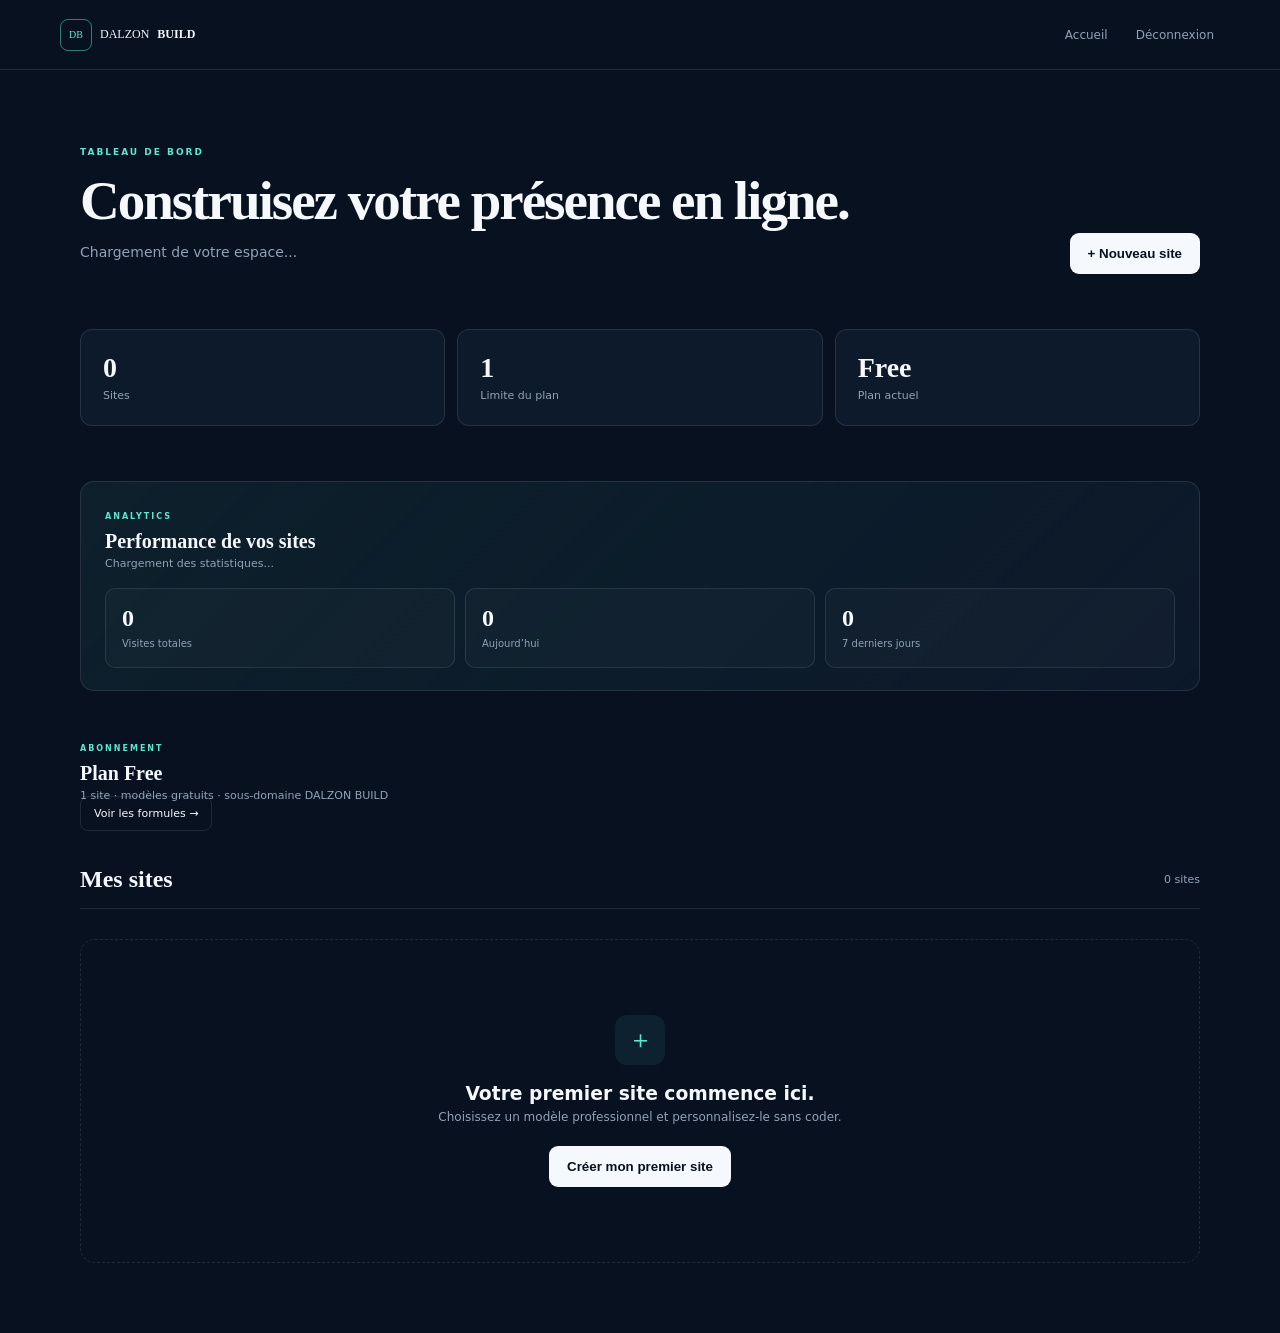
<file: dashboard.html>
<!DOCTYPE html>
<html lang="fr"><head><meta charset="UTF-8"><meta name="viewport" content="width=device-width,initial-scale=1"><title>Dashboard — DALZON BUILD</title><link rel="stylesheet" href="dashboard.css?v=20261006-2"></head>
<body><header><a class="brand" href="index.html"><span>DB</span> DALZON <b>BUILD</b></a><nav><a href="index.html">Accueil</a><button id="logout">Déconnexion</button></nav></header>
<main><div class="welcome"><div><small>TABLEAU DE BORD</small><h1>Construisez votre présence en ligne.</h1><p id="welcomeText">Chargement de votre espace...</p></div><button id="newSite">+ Nouveau site</button></div>
<section class="stats"><div><b id="siteCount">0</b><span>Sites</span></div><div><b id="siteLimit">1</b><span>Limite du plan</span></div><div><b id="planName">Free</b><span>Plan actuel</span></div></section><section class="analytics"><div><small>ANALYTICS</small><h2>Performance de vos sites</h2><p id="analyticsText">Chargement des statistiques...</p></div><div class="analytics-grid"><div><b id="viewsTotal">0</b><span>Visites totales</span></div><div><b id="viewsToday">0</b><span>Aujourd’hui</span></div><div><b id="views7">0</b><span>7 derniers jours</span></div></div></section><section class="subscription"><div><small>ABONNEMENT</small><h2 id="subscriptionTitle">Plan Free</h2><p id="subscriptionText">1 site · modèles gratuits · sous-domaine DALZON BUILD</p></div><a href="index.html#tarifs">Voir les formules →</a></section>
<section class="sites"><div class="section-title"><h2>Mes sites</h2><span id="siteLabel">0 sites</span></div><div id="sitesList" class="sites-list"></div><div id="empty" class="empty"><div class="empty-icon">＋</div><h3>Votre premier site commence ici.</h3><p>Choisissez un modèle professionnel et personnalisez-le sans coder.</p><button id="emptyNew">Créer mon premier site</button></div></section></main>
<div id="modal" class="modal hidden"><div class="modal-card"><button class="close" id="closeModal">×</button><small>NOUVEAU SITE</small><h2>Quel site voulez-vous créer ?</h2><label>Nom du site<input id="siteName" placeholder="Ex. Mon entreprise"></label><label>Modèle<select id="template"><option value="business">Entreprise</option><option value="store">Boutique</option><option value="portfolio">Portfolio</option><option value="school">École</option><option value="restaurant">Restaurant</option><option value="blog">Blog</option></select></label><p id="modalError" class="error"></p><button id="createSite" class="primary">Créer le site →</button></div></div>
<script src="supabase-config.js?v=20261006-2"></script>
<script>
const configured=window.DALZON_SUPABASE_URL&&!window.DALZON_SUPABASE_URL.includes("TON-PROJET")&&window.DALZON_SUPABASE_ANON_KEY&&!window.DALZON_SUPABASE_ANON_KEY.includes("TA_CLE");
const token=localStorage.getItem("dalzon_access_token");
async function api(path,options={}){const response=await fetch(window.DALZON_SUPABASE_URL+path,{...options,headers:{apikey:window.DALZON_SUPABASE_ANON_KEY,Authorization:"Bearer "+token,"Content-Type":"application/json",...(options.headers||{})}});const data=await response.json().catch(()=>null);if(!response.ok)throw new Error(data?.message||data?.msg||data?.details||"Erreur serveur");return data;}
let currentUser=null,subscription={plan:"free",status:"active"};const PLAN_INFO={free:{label:"Free",limit:1,text:"1 site · modèles gratuits · sous-domaine DALZON BUILD"},pro:{label:"Pro",limit:3,text:"3 sites · domaine personnalisé · SEO avancé · IA"},business:{label:"Business",limit:10,text:"10 sites · boutique en ligne · statistiques"},agency:{label:"Agency",limit:30,text:"30 sites · domaines personnalisés · gestion clients"}}; async function loadSubscription(){try{const test=localStorage.getItem("dalzon_test_plan");if(test){const t=JSON.parse(test);if(t?.plan&&PLAN_INFO[t.plan])subscription={plan:t.plan,status:"active"}}else{const rows=await api("/rest/v1/subscriptions?select=plan,status&limit=1");if(rows?.[0])subscription=rows[0]}}catch(e){subscription={plan:"free",status:"active"}}const info=PLAN_INFO[subscription.plan]||PLAN_INFO.free;document.getElementById("planName").textContent=info.label;document.getElementById("siteLimit").textContent=info.limit;document.getElementById("subscriptionTitle").textContent="Plan "+info.label;document.getElementById("subscriptionText").textContent=info.text+(subscription.status!=="active"?" · "+subscription.status:"")} async function init(){if(!configured||!token){location.href="auth.html";return}try{currentUser=await api("/auth/v1/user");const name=currentUser.user_metadata?.full_name||currentUser.email?.split("@")[0]||"membre";document.getElementById("welcomeText").textContent="Bienvenue "+name+". Créez, personnalisez et gérez tous vos sites depuis un seul espace.";await loadSubscription();await loadAnalytics();await loadSites()}catch(e){localStorage.removeItem("dalzon_access_token");localStorage.removeItem("dalzon_refresh_token");location.href="auth.html"}}
async function loadAnalytics(){try{if(!currentUser)return;const sites=await api("/rest/v1/sites?user_id=eq."+encodeURIComponent(currentUser.id)+"&select=id");if(!sites.length){document.getElementById("analyticsText").textContent="Publiez un site pour commencer à recevoir des statistiques.";return}const ids=sites.map(s=>s.id).join(",");const events=await api("/rest/v1/site_events?site_id=in.("+encodeURIComponent(ids)+")&event_type=eq.pageview&select=created_at,site_id&order=created_at.desc&limit=5000");const now=Date.now(),day=86400000,today=new Date().toISOString().slice(0,10);document.getElementById("viewsTotal").textContent=events.length;document.getElementById("viewsToday").textContent=events.filter(e=>String(e.created_at).slice(0,10)===today).length;document.getElementById("views7").textContent=events.filter(e=>now-new Date(e.created_at).getTime()<7*day).length;document.getElementById("analyticsText").textContent=events.length+" visite"+(events.length>1?"s":"")+" enregistrée"+(events.length>1?"s":"")+" sur "+sites.length+" site"+(sites.length>1?"s":"")+" publié"+(sites.length>1?"s":"")+"."; }catch(e){document.getElementById("analyticsText").textContent="Les statistiques seront disponibles après l’activation de la table Analytics dans Supabase.";}}\nasync function loadSites(){const sites=await api("/rest/v1/sites?select=id,name,slug,template,status,created_at&order=created_at.desc");document.getElementById("siteCount").textContent=sites.length;document.getElementById("siteLabel").textContent=sites.length+" site"+(sites.length>1?"s":"");document.getElementById("empty").style.display=sites.length?"none":"block";document.getElementById("sitesList").innerHTML=sites.map(s=>'<article class="site-card"><div><span class="site-status">'+(s.status==="published"?"EN LIGNE":"BROUILLON")+'</span><h3>'+escapeHtml(s.name)+'</h3><p>'+escapeHtml(s.template)+' · '+escapeHtml(s.slug)+'.dalzonbuild.com</p></div><button onclick="openBuilder(\''+s.id+'\')">Modifier →</button></article>').join("")}
function escapeHtml(s){return String(s).replace(/[&<>"']/g,c=>({"&":"&amp;","<":"&lt;",">":"&gt;","\"":"&quot;","'":"&#039;"}[c]))}
function openBuilder(id){location.href="builder.html?id="+encodeURIComponent(id)}
function openModal(){document.getElementById("modal").classList.remove("hidden");document.getElementById("modalError").textContent="";document.getElementById("siteName").focus()}
function closeModal(){document.getElementById("modal").classList.add("hidden");document.getElementById("modalError").textContent=""}
document.getElementById("newSite").onclick=openModal;document.getElementById("emptyNew").onclick=openModal;document.getElementById("closeModal").onclick=closeModal;
document.getElementById("modal").addEventListener("click",e=>{if(e.target.id==="modal")closeModal()});
document.getElementById("createSite").onclick=async()=>{const btn=document.getElementById("createSite"),errorBox=document.getElementById("modalError"),name=document.getElementById("siteName").value.trim(),template=document.getElementById("template").value;if(!name){errorBox.textContent="Donnez un nom à votre site.";return}btn.disabled=true;btn.textContent="Connexion à la base...";errorBox.textContent="";try{currentUser=await api("/auth/v1/user");if(!currentUser?.id)throw new Error("Session utilisateur introuvable. Reconnectez-vous.");const info=PLAN_INFO[subscription.plan]||PLAN_INFO.free;const count=Number(document.getElementById("siteCount").textContent||0);if(count>=info.limit)throw new Error("Votre plan "+info.label+" autorise "+info.limit+" site"+(info.limit>1?"s":"")+". Passez à une formule supérieure pour en créer davantage.");const base=(name.toLowerCase().normalize("NFD").replace(/[\\u0300-\\u036f]/g,"").replace(/[^a-z0-9]+/g,"-").replace(/^-|-$/g,"").slice(0,40)||"mon-site");const finalSlug=base+"-"+Date.now().toString().slice(-6);btn.textContent="Création du site...";const created=await api("/rest/v1/sites",{method:"POST",headers:{Prefer:"return=representation"},body:JSON.stringify({user_id:currentUser.id,name,slug:finalSlug,template,status:"draft",content:{}})});const site=Array.isArray(created)?created[0]:created;if(!site?.id)throw new Error("La base n'a pas retourné l'identifiant du site.");errorBox.textContent="Site créé. Ouverture du créateur...";location.href="builder.html?id="+encodeURIComponent(site.id)}catch(e){console.error("DALZON BUILD:",e);errorBox.textContent=e.message||"Erreur inconnue lors de la création."}finally{btn.disabled=false;btn.textContent="Créer le site →"}};document.getElementById("logout").onclick=()=>{localStorage.removeItem("dalzon_access_token");localStorage.removeItem("dalzon_refresh_token");location.href="auth.html"};init();
</script></body></html>
</file>
<file: style.css>
:root{--bg:#07111f;--panel:#0c1828;--panel2:#101f32;--text:#f5f8fc;--muted:#93a3b8;--line:rgba(255,255,255,.09);--accent:#5ee7d0;--accent2:#7c9cff;--max:1180px}
*{box-sizing:border-box}html{scroll-behavior:smooth}body{margin:0;background:var(--bg);color:var(--text);font-family:Inter,system-ui,sans-serif;line-height:1.6}a{text-decoration:none;color:inherit}button{font:inherit}
.nav{height:76px;max-width:var(--max);margin:auto;padding:0 24px;display:flex;align-items:center;justify-content:space-between;position:relative;z-index:5}.brand{display:flex;align-items:center;gap:10px;font-family:"Space Grotesk";font-weight:600;letter-spacing:.2px}.brand strong{font-weight:700}.brand-mark{display:grid;place-items:center;width:34px;height:34px;border:1px solid rgba(94,231,208,.5);border-radius:9px;font-size:11px;background:rgba(94,231,208,.08);color:var(--accent)}.nav-links{display:flex;gap:30px;color:var(--muted);font-size:13px}.nav-links a:hover,.login:hover{color:var(--text)}.nav-actions{display:flex;align-items:center;gap:16px;font-size:13px}.theme-btn{border:1px solid var(--line);background:transparent;color:var(--text);border-radius:9px;width:34px;height:34px;cursor:pointer}.btn{display:inline-flex;align-items:center;justify-content:center;gap:12px;padding:13px 20px;border-radius:10px;background:var(--text);color:#07111f;font-weight:700;font-size:13px;box-shadow:0 12px 30px rgba(0,0,0,.2)}.btn:hover{transform:translateY(-1px)}.btn-small{padding:10px 15px}.text-btn{font-size:13px;font-weight:600;color:var(--muted)}.text-btn:hover{color:var(--text)}
.hero{max-width:var(--max);min-height:650px;margin:auto;padding:90px 24px 75px;display:grid;grid-template-columns:1fr 1fr;gap:70px;align-items:center;position:relative}.hero-glow{position:absolute;width:420px;height:420px;border-radius:50%;filter:blur(100px);opacity:.16;pointer-events:none}.glow-one{background:var(--accent);top:40px;left:0}.glow-two{background:var(--accent2);right:0;bottom:0}.hero-copy{position:relative}.eyebrow{font-size:10px;letter-spacing:2px;color:var(--accent);font-weight:800}.eyebrow span{display:inline-block;width:7px;height:7px;border-radius:50%;background:var(--accent);margin-right:8px}.hero h1{font-family:"Space Grotesk";font-size:clamp(48px,6vw,78px);line-height:1.02;letter-spacing:-3px;margin:20px 0}.hero h1 em,.section h2 em,.cta h2 em{font-style:normal;color:var(--accent)}.hero-copy>p{max-width:570px;color:var(--muted);font-size:16px}.hero-actions{display:flex;gap:24px;align-items:center;margin-top:30px}.trust{display:flex;gap:20px;color:#7f90a7;font-size:11px;margin-top:26px;flex-wrap:wrap}
.builder-preview{position:relative;border:1px solid var(--line);background:rgba(13,27,44,.8);border-radius:18px;overflow:hidden;box-shadow:0 35px 90px rgba(0,0,0,.35);transform:perspective(1200px) rotateY(-4deg) rotateX(2deg)}.window-top{height:44px;border-bottom:1px solid var(--line);display:flex;align-items:center;gap:15px;padding:0 15px;color:#74869d;font-size:10px}.dots{display:flex;gap:5px}.dots i{width:7px;height:7px;border-radius:50%;background:#53657b}.live{margin-left:auto;color:var(--accent)}.preview-layout{display:grid;grid-template-columns:105px 1fr;min-height:350px}.builder-preview aside{border-right:1px solid var(--line);padding:15px 10px}.side-title{font-size:8px;color:#566b84;text-transform:uppercase;letter-spacing:1px;margin:8px 5px}.side-item{font-size:9px;color:#75869c;padding:8px;border-radius:6px;margin:2px 0}.side-item.active{background:rgba(94,231,208,.1);color:var(--accent)}.tools-title{margin-top:24px}.canvas{padding:16px;background:#091522}.site-preview{height:100%;border-radius:8px;background:#f3f6fa;color:#132238;overflow:hidden}.mini-nav{height:36px;padding:0 14px;display:flex;align-items:center;justify-content:space-between;font-size:7px}.mini-nav b{font-size:8px}.mini-hero{margin:10px 12px;padding:32px 20px;border-radius:7px;background:#dce9ed}.mini-hero small{font-size:6px;letter-spacing:1px}.mini-hero h2{font-family:"Space Grotesk";font-size:22px;line-height:1.05;margin:8px 0}.mini-hero p{font-size:7px;color:#627286}.mini-hero button{font-size:7px;border:0;border-radius:5px;padding:7px 10px;background:#132238;color:white}.mini-cards{display:flex;gap:7px;margin:10px 12px}.mini-cards span{height:55px;flex:1;background:#e6ebf0;border-radius:6px}
.section{max-width:var(--max);margin:auto;padding:110px 24px}.stats{border-top:1px solid var(--line);border-bottom:1px solid var(--line);display:grid;grid-template-columns:repeat(4,1fr);padding-top:28px;padding-bottom:28px}.stats div{display:flex;flex-direction:column;gap:2px;padding:0 18px;border-left:1px solid var(--line)}.stats div:first-child{border:0}.stats strong{font-family:"Space Grotesk";color:var(--accent);font-size:12px}.stats span{font-size:12px;color:var(--muted)}.section-head{display:flex;justify-content:space-between;align-items:end;gap:30px;margin-bottom:50px}.section h2,.center-head h2,.cta h2{font-family:"Space Grotesk";font-size:clamp(36px,5vw,58px);line-height:1.04;letter-spacing:-2px;margin:14px 0}.section-head>p{max-width:390px;color:var(--muted);font-size:14px}.feature-grid{display:grid;grid-template-columns:repeat(3,1fr);border-top:1px solid var(--line);border-left:1px solid var(--line)}.feature-grid article{padding:30px;border-right:1px solid var(--line);border-bottom:1px solid var(--line);min-height:205px}.icon{display:grid;place-items:center;width:35px;height:35px;border:1px solid var(--line);border-radius:9px;color:var(--accent);font-size:13px;margin-bottom:24px}.feature-grid h3{font-size:16px;margin:0 0 7px}.feature-grid p{color:var(--muted);font-size:12px;margin:0;max-width:270px}
.template-grid{display:grid;grid-template-columns:repeat(3,1fr);gap:16px}.template-card{min-height:330px;border-radius:16px;padding:24px;display:flex;flex-direction:column;justify-content:end;overflow:hidden;position:relative;border:1px solid var(--line)}.template-card:before{content:"";position:absolute;inset:0;background:linear-gradient(180deg,transparent 35%,rgba(0,0,0,.7));}.template-card>*{position:relative}.template-card span{font-size:9px;letter-spacing:2px;color:#c6d2df}.template-card h3{font-family:"Space Grotesk";font-size:25px;margin:5px 0}.template-card p{font-size:11px;color:#b6c1cf;margin:0}.t-business{background:linear-gradient(135deg,#163b3c,#09171d 65%,#1a2e4a)}.t-store{background:linear-gradient(135deg,#42341e,#16120b 60%,#273b2c)}.t-creative{background:linear-gradient(135deg,#302b52,#11101d 60%,#1d3942)}
.center-head{text-align:center;max-width:680px;margin:0 auto 55px}.center-head p{color:var(--muted);font-size:13px}.pricing-grid{display:grid;grid-template-columns:repeat(4,1fr);gap:14px}.price-card{position:relative;border:1px solid var(--line);background:var(--panel);border-radius:14px;padding:28px 24px;min-height:420px}.price-card.featured{border-color:rgba(94,231,208,.45);background:linear-gradient(180deg,rgba(94,231,208,.09),var(--panel) 35%)}.popular{position:absolute;top:0;right:18px;background:var(--accent);color:#07111f;font-size:8px;font-weight:900;padding:6px 9px;border-radius:0 0 7px 7px;letter-spacing:1px}.plan{font-size:10px;letter-spacing:2px;font-weight:800;color:var(--accent)}.price-card h3{font-family:"Space Grotesk";font-size:38px;margin:22px 0 0;letter-spacing:-1px}.price-card>small{color:#687b92;font-size:10px}.price-card>p{font-size:11px;color:var(--muted);min-height:38px}.price-card ul{padding:0;margin:25px 0;list-style:none;font-size:11px;color:#bac6d5}.price-card li{margin:10px 0}.price-card li:before{content:"✓";color:var(--accent);margin-right:8px}.outline-btn{display:flex;justify-content:center;border:1px solid var(--line);padding:11px;border-radius:9px;font-size:11px;font-weight:700;margin-top:auto}.outline-btn:hover{border-color:rgba(255,255,255,.3)}.full{width:100%;font-size:11px;padding:11px}
.cta{max-width:1132px;margin:30px auto 100px;padding:60px;border:1px solid var(--line);border-radius:18px;background:linear-gradient(110deg,rgba(94,231,208,.09),rgba(124,156,255,.06));display:flex;justify-content:space-between;align-items:center;gap:30px}.cta h2{margin:12px 0 0;font-size:45px}
footer{border-top:1px solid var(--line);max-width:100%;padding:45px max(24px,calc((100% - 1132px)/2));display:grid;grid-template-columns:1fr auto;gap:35px}.footer-brand p{color:#6f8198;font-size:11px}.footer-links{display:flex;gap:22px;color:#71839a;font-size:11px;align-items:start}.footer-links a:hover{color:var(--text)}.copyright{grid-column:1/-1;color:#53657b;font-size:10px;margin:10px 0 0}
body.light{--bg:#f5f8fb;--panel:#fff;--text:#102033;--muted:#607087;--line:rgba(16,32,51,.11);--accent:#087e72;--accent2:#526ed1}.light .builder-preview{background:#fff}.light .canvas{background:#e9eef4}
@media(max-width:950px){.nav-links{display:none}.hero{grid-template-columns:1fr;gap:50px;padding-top:65px}.builder-preview{max-width:700px;margin:auto;width:100%;transform:none}.feature-grid,.pricing-grid{grid-template-columns:repeat(2,1fr)}.template-grid{grid-template-columns:1fr 1fr}.template-card:last-child{grid-column:1/-1}.cta{margin:10px 24px 70px;padding:40px;flex-direction:column;align-items:flex-start}.stats{grid-template-columns:repeat(2,1fr);gap:22px}.stats div:nth-child(3){border:0}}
@media(max-width:600px){.nav{padding:0 16px}.login{display:none}.hero{padding:55px 18px 60px}.hero h1{font-size:48px;letter-spacing:-2px}.hero-actions{align-items:flex-start;flex-direction:column;gap:18px}.section{padding:75px 18px}.section-head{display:block}.section-head>p{margin-top:22px}.feature-grid,.pricing-grid,.template-grid{grid-template-columns:1fr}.template-card:last-child{grid-column:auto}.price-card{min-height:auto}.preview-layout{grid-template-columns:82px 1fr}.mini-hero h2{font-size:17px}.stats{grid-template-columns:1fr;padding:22px 0}.stats div{border:0!important;padding:0 8px}.cta{margin:0 18px 60px;padding:32px 24px}.cta h2{font-size:34px}footer{padding:35px 18px;display:block}.footer-links{margin-top:28px;flex-wrap:wrap}.copyright{margin-top:28px}}
</file>
<file: auth.css>
:root{--bg:#07111f;--card:#0d1a2b;--text:#f5f8fc;--muted:#91a2b8;--line:rgba(255,255,255,.1);--accent:#5ee7d0}*{box-sizing:border-box}body{margin:0;min-height:100vh;background:radial-gradient(circle at 20% 15%,rgba(94,231,208,.12),transparent 32%),radial-gradient(circle at 85% 80%,rgba(124,156,255,.11),transparent 35%),var(--bg);color:var(--text);font-family:Inter,system-ui,sans-serif}.auth-shell{min-height:100vh;display:flex;flex-direction:column;align-items:center;padding:32px 18px}.brand{display:flex;align-items:center;gap:10px;color:var(--text);font-family:"Space Grotesk",Inter,sans-serif;font-weight:600;margin:15px 0 45px}.mark{display:grid;place-items:center;width:36px;height:36px;border:1px solid rgba(94,231,208,.5);border-radius:9px;color:var(--accent);font-size:11px}.auth-card{width:min(450px,100%);background:rgba(13,26,43,.92);border:1px solid var(--line);border-radius:18px;padding:28px;box-shadow:0 30px 80px rgba(0,0,0,.35);backdrop-filter:blur(16px)}.tabs{display:grid;grid-template-columns:1fr 1fr;background:#091523;border-radius:10px;padding:4px;margin-bottom:36px}.tab{border:0;background:transparent;color:var(--muted);padding:10px;border-radius:7px;font-weight:700;font-size:12px;cursor:pointer}.tab.active{background:#17283c;color:var(--text)}.eyebrow{font-size:9px;letter-spacing:2px;color:var(--accent);font-weight:800}.intro h1{font-family:"Space Grotesk";font-size:36px;letter-spacing:-1.5px;margin:10px 0 5px}.intro p{color:var(--muted);font-size:13px;margin:0 0 28px}form{display:grid;gap:16px}label{display:grid;gap:7px;font-size:11px;font-weight:700;color:#c5d0dd}input{width:100%;border:1px solid var(--line);background:#091523;color:var(--text);border-radius:9px;padding:13px 12px;outline:none;font:inherit;font-weight:400}input:focus{border-color:rgba(94,231,208,.65);box-shadow:0 0 0 3px rgba(94,231,208,.08)}.submit{border:0;border-radius:9px;padding:13px;background:var(--text);color:#07111f;font-weight:800;cursor:pointer;margin-top:4px}.submit span{float:right}.error{min-height:16px;color:#ff9e9e;font-size:11px}.hidden{display:none}.back{text-align:center;margin:25px 0 0;font-size:11px}.back a{color:var(--muted)}.back a:hover{color:var(--text)}.legal{color:#53657b;font-size:9px;text-align:center;margin-top:22px}@media(max-width:480px){.auth-card{padding:22px}.brand{margin-bottom:30px}}
</file>
<file: builder.css>
:root{--bg:#07111f;--panel:#0d1a2b;--line:rgba(255,255,255,.1);--text:#f5f8fc;--muted:#91a2b8;--accent:#5ee7d0}*{box-sizing:border-box}body{margin:0;background:#050b14;color:var(--text);font-family:Inter,system-ui,sans-serif}header{height:68px;background:var(--panel);border-bottom:1px solid var(--line);display:flex;align-items:center;justify-content:space-between;padding:0 22px}.brand{color:var(--text);text-decoration:none;font-family:"Space Grotesk";font-weight:700}.brand b{color:var(--accent);border:1px solid rgba(94,231,208,.4);padding:8px;border-radius:7px;margin-right:8px;font-size:11px}header button{margin-left:8px;padding:10px 15px;border-radius:8px;border:1px solid var(--line);background:transparent;color:var(--text);font-weight:700;cursor:pointer}.top-actions{display:flex;align-items:center}.view{font-size:11px;padding:8px 10px!important}.view.active{background:rgba(94,231,208,.12);border-color:rgba(94,231,208,.35);color:var(--accent)}#publish{background:var(--text);color:#07111f}main{display:grid;grid-template-columns:310px 1fr;height:calc(100vh - 68px)}aside{padding:28px 22px;border-right:1px solid var(--line);background:#081321;overflow:auto}aside small{color:var(--accent);font-size:9px;letter-spacing:2px;font-weight:800}aside h2{font-family:"Space Grotesk";margin:10px 0 28px}label{display:block;color:var(--muted);font-size:11px;margin:17px 0}input,textarea{display:block;width:100%;margin-top:7px;padding:12px;background:#050d18;border:1px solid var(--line);border-radius:8px;color:var(--text);font:inherit;outline:0}textarea{min-height:120px;resize:vertical}input:focus,textarea:focus{border-color:var(--accent)}.ghost{width:100%;padding:11px;border:1px solid var(--line);border-radius:8px;background:transparent;color:var(--muted);cursor:pointer}#msg{color:var(--accent);font-size:11px;min-height:20px}.workspace{padding:45px;display:flex;justify-content:center;align-items:flex-start;overflow:auto}.device{width:min(920px,100%);min-height:650px;background:#fff;color:#111;border-radius:12px;overflow:hidden;box-shadow:0 25px 80px rgba(0,0,0,.35)}.preview-nav{height:62px;display:flex;justify-content:space-between;align-items:center;padding:0 35px;border-bottom:1px solid #eee;font-size:11px}.preview-nav b{letter-spacing:1px}.hero{padding:95px 55px;background:linear-gradient(135deg,#f6fbfa,#eef3f8)}.hero small{font-size:9px;letter-spacing:2px;color:#567}.hero h1{font-family:"Space Grotesk";font-size:clamp(38px,5vw,64px);line-height:1.02;max-width:700px;margin:15px 0}.hero p{max-width:570px;color:#64748b;line-height:1.7}.hero a{display:inline-block;padding:13px 18px;border:0;border-radius:7px;background:#101827;color:#fff;font-weight:700;text-decoration:none}.device.mobile-view{width:390px;max-width:100%}.device.mobile-view .hero h1{font-size:38px}.device.mobile-view .preview-nav{padding:0 18px}.device.mobile-view .preview-nav span{display:none}.cards{display:grid;grid-template-columns:repeat(3,1fr);gap:18px;padding:30px 35px}.cards article{padding:22px;border:1px solid #e5e7eb;border-radius:10px}.cards p{font-size:12px;color:#64748b}@media(max-width:800px){.top-actions .view{display:none}main{grid-template-columns:1fr;height:auto}aside{border-right:0;border-bottom:1px solid var(--line)}.workspace{padding:18px}.device{min-height:500px}.hero{padding:55px 28px}.preview-nav{padding:0 20px}.preview-nav span{display:none}.cards{grid-template-columns:1fr;padding:20px}.cards article{padding:16px}}.section-manager{margin:24px 0;border-top:1px solid var(--line);padding-top:18px}.section-head{display:flex;justify-content:space-between;align-items:center;color:var(--text);font-size:12px;margin-bottom:10px}.section-head span{background:rgba(94,231,208,.12);color:var(--accent);padding:3px 7px;border-radius:99px}.section-item{display:flex;align-items:center;justify-content:space-between;padding:9px 10px;margin:6px 0;background:#0b1828;border:1px solid var(--line);border-radius:7px;font-size:11px}.section-item span{display:flex;align-items:center;gap:8px}.section-item i{font-style:normal;color:var(--muted);font-size:9px}.section-item button{border:0;background:transparent;color:var(--muted);font-size:18px;cursor:pointer}.add-grid{display:grid;grid-template-columns:1fr 1fr;gap:6px;margin-top:10px}.add-grid button{padding:8px 5px;border:1px solid var(--line);border-radius:7px;background:transparent;color:var(--muted);font-size:10px;cursor:pointer}.add-grid button:hover{border-color:var(--accent);color:var(--accent)}.preview-section{padding:65px 55px;border-top:1px solid #eee}.preview-section small{font-size:9px;letter-spacing:2px;color:#567}.preview-section h2{font-family:"Space Grotesk";font-size:32px;margin:10px 0}.preview-section>p{max-width:600px;color:#64748b;line-height:1.7}.gallery-grid{display:grid;grid-template-columns:repeat(3,1fr);gap:12px;margin-top:25px}.gallery-grid div{height:130px;border-radius:10px;background:#eef2f7;display:flex;align-items:center;justify-content:center;color:#64748b;font-size:11px}.contact-preview{background:#f8fafc}.hidden{display:none!important}.device footer{padding:28px 35px;border-top:1px solid #eee;font-size:11px;color:#64748b}@media(max-width:800px){.preview-section{padding:45px 28px}.gallery-grid{grid-template-columns:1fr}.add-grid{grid-template-columns:1fr 1fr}}.design-box{margin:22px 0;padding:14px;border:1px solid var(--line);border-radius:9px;background:#0b1828}.design-box>b{font-size:11px;color:var(--text)}.design-box label{margin:12px 0}.design-box input[type=color]{height:38px;padding:3px;cursor:pointer}.device{--site-accent:#101827;--site-bg:#f6fbfa}.device .hero{background:var(--site-bg)}.device .hero a{background:var(--site-accent)}.image-manager{margin:22px 0;padding:14px;border:1px solid var(--line);border-radius:9px;background:#0b1828}.image-manager .section-head{margin-bottom:4px}.image-manager button{width:100%;padding:9px;margin:4px 0;border:1px solid var(--line);border-radius:7px;background:#101c2d;color:var(--text);font-size:10px;font-weight:700;cursor:pointer}.image-manager button:hover{border-color:var(--accent);color:var(--accent)}.image-item{display:flex;align-items:center;gap:8px;margin-top:8px}.image-item img{width:52px;height:42px;object-fit:cover;border-radius:6px;border:1px solid var(--line)}.image-item button{width:30px;margin-left:auto;color:#ff9b9b}.gallery-preview{display:block}.gallery-grid{grid-template-columns:repeat(3,1fr)}.gallery-grid img{width:100%;height:130px;object-fit:cover;border-radius:10px;display:block}@media(max-width:800px){.gallery-grid{grid-template-columns:1fr 1fr}}.content-box{margin:22px 0;padding:14px;border:1px solid var(--line);border-radius:9px;background:#0b1828}.content-box>b{font-size:11px;color:var(--text)}.content-box label{margin:12px 0}.content-box textarea{min-height:72px}.device-footer{padding:28px 35px;border-top:1px solid #eee;font-size:11px;color:#64748b}.services-preview .cards{padding:0;margin-top:22px}.contact-preview>a{display:inline-block;padding:13px 18px;border-radius:7px;background:var(--site-accent);color:#fff;text-decoration:none;font-weight:700}@media(max-width:800px){.content-box textarea{min-height:65px}.device-footer{padding:22px 28px}}.page-manager{margin:0 0 22px;padding:14px;border:1px solid var(--line);border-radius:9px;background:#0b1828}.page-actions button{width:100%;padding:9px;border:1px solid var(--line);border-radius:7px;background:#101c2d;color:var(--text);font-size:10px;font-weight:700;cursor:pointer}.page-actions button:hover{border-color:var(--accent);color:var(--accent)}.page-item{display:flex;align-items:center;gap:5px;margin:6px 0}.page-select{flex:1;text-align:left;padding:9px 10px;border:1px solid var(--line);border-radius:7px;background:#081321;color:var(--muted);font-size:10px;cursor:pointer}.page-item.active .page-select{border-color:rgba(94,231,208,.4);background:rgba(94,231,208,.08);color:var(--accent);font-weight:700}.page-delete{width:30px;height:31px;border:1px solid var(--line);border-radius:7px;background:transparent;color:var(--muted);cursor:pointer}.page-delete:hover{color:#ff9b9b;border-color:#ff9b9b}.template-box{margin:0 0 22px;padding:14px;border:1px solid var(--line);border-radius:9px;background:#0b1828}.template-box>b{font-size:11px;color:var(--text)}.template-box label{margin:12px 0}.template-box select{display:block;width:100%;margin-top:7px;padding:11px;background:#050d18;border:1px solid var(--line);border-radius:8px;color:var(--text);font:inherit}.template-box select:focus{border-color:var(--accent)}.template-box input[type=range]{padding:0;height:5px;accent-color:var(--accent)}.device{font-family:var(--site-font,Inter);border-radius:var(--site-radius,12px)}.device .cards article{border-radius:var(--site-radius,10px)}.device .hero a,.device .preview-section a{border-radius:var(--site-radius,7px)}.section-item{display:flex;align-items:center;justify-content:space-between;gap:7px}.section-item>span{flex:1}.section-move{display:flex;gap:3px}.section-move button{width:25px;height:25px;padding:0;border:1px solid var(--line);border-radius:5px;background:#081321;color:var(--muted);cursor:pointer}.section-move button:hover{color:var(--accent);border-color:var(--accent)}.add-grid button{min-height:34px}
.section-item{cursor:grab}.section-item:active{cursor:grabbing}.section-item.dragging{opacity:.45}.section-item.drag-over{border-color:var(--accent);transform:translateY(1px);box-shadow:0 0 0 1px rgba(94,231,208,.15)}
</file>
<file: dashboard.css>
:root{--bg:#07111f;--panel:#0d1a2b;--text:#f5f8fc;--muted:#91a2b8;--line:rgba(255,255,255,.1);--accent:#5ee7d0}*{box-sizing:border-box}body{margin:0;background:var(--bg);color:var(--text);font-family:Inter,system-ui,sans-serif}header{height:70px;border-bottom:1px solid var(--line);display:flex;align-items:center;justify-content:space-between;padding:0 max(20px,calc((100% - 1160px)/2));font-size:12px}header a{color:var(--muted);text-decoration:none}header nav{display:flex;align-items:center;gap:22px}header nav button{background:none;border:0;color:var(--muted);cursor:pointer;font:inherit}.brand{display:flex;align-items:center;gap:8px;font-family:"Space Grotesk";color:var(--text)}.brand span{display:grid;place-items:center;width:32px;height:32px;border:1px solid rgba(94,231,208,.5);border-radius:8px;color:var(--accent);font-size:10px}.brand b{font-weight:800}main{max-width:1160px;margin:auto;padding:70px 20px}.welcome{display:flex;justify-content:space-between;align-items:end;gap:30px}.welcome small{font-size:9px;letter-spacing:2px;color:var(--accent);font-weight:800}.welcome h1{font-family:"Space Grotesk";font-size:clamp(34px,5vw,55px);line-height:1.05;letter-spacing:-2px;margin:13px 0}.welcome p{color:var(--muted);font-size:14px}.welcome button,.empty button{border:0;border-radius:9px;background:var(--text);color:#07111f;padding:13px 18px;font-weight:800;cursor:pointer;white-space:nowrap}.stats{display:grid;grid-template-columns:repeat(3,1fr);gap:12px;margin:55px 0}.stats div{background:var(--panel);border:1px solid var(--line);border-radius:12px;padding:22px}.stats b{display:block;font-family:"Space Grotesk";font-size:28px}.stats span,.section-title span{font-size:11px;color:var(--muted)}.sites{margin-top:45px}.section-title{display:flex;justify-content:space-between;align-items:center;border-bottom:1px solid var(--line);padding-bottom:15px}.section-title h2{font-family:"Space Grotesk";font-size:24px;margin:0}.empty{text-align:center;border:1px dashed var(--line);border-radius:15px;padding:75px 20px;margin-top:15px}.empty-icon{margin:auto;width:50px;height:50px;display:grid;place-items:center;border-radius:12px;background:rgba(94,231,208,.08);color:var(--accent);font-size:25px}.empty h3{margin:18px 0 6px}.empty p{color:var(--muted);font-size:12px;margin:0 auto 22px}.sites-list{display:grid;gap:12px;margin-top:15px}.site-card{display:flex;justify-content:space-between;align-items:center;gap:20px;background:var(--panel);border:1px solid var(--line);border-radius:13px;padding:20px}.site-card h3{margin:9px 0 5px;font-family:"Space Grotesk"}.site-card p{margin:0;color:var(--muted);font-size:11px}.site-card button{border:1px solid var(--line);background:transparent;color:var(--text);padding:10px 14px;border-radius:8px;cursor:pointer}.site-status{font-size:8px;letter-spacing:1.5px;color:var(--accent);font-weight:800}.modal{position:fixed;inset:0;background:rgba(0,0,0,.7);display:grid;place-items:center;padding:20px;z-index:10}.modal.hidden{display:none}.modal-card{position:relative;width:min(480px,100%);background:#0b1727;border:1px solid var(--line);border-radius:18px;padding:30px;box-shadow:0 25px 80px rgba(0,0,0,.45)}.modal-card small{color:var(--accent);font-size:9px;letter-spacing:2px;font-weight:800}.modal-card h2{font-family:"Space Grotesk";margin:10px 0 25px}.modal-card label{display:block;font-size:12px;color:var(--muted);margin:15px 0}.modal-card input,.modal-card select{width:100%;margin-top:7px;background:#07111f;color:var(--text);border:1px solid var(--line);border-radius:8px;padding:13px;outline:0}.modal-card input:focus,.modal-card select:focus{border-color:var(--accent)}.close{position:absolute;right:18px;top:15px;background:none;border:0;color:var(--muted);font-size:25px;cursor:pointer}.primary{width:100%;border:0;border-radius:9px;background:var(--text);color:#07111f;padding:14px;font-weight:800;cursor:pointer}.primary:disabled{opacity:.6}.error{color:#ff8d8d;font-size:11px;min-height:18px}@media(max-width:650px){main{padding-top:45px}.welcome{display:block}.welcome button{margin-top:18px}.stats{grid-template-columns:1fr}.empty{padding:55px 18px}.site-card{align-items:flex-start;flex-direction:column}.site-card button{width:100%}}\n.subscription{margin:18px 0 45px;padding:22px 24px;border:1px solid var(--line);border-radius:14px;background:linear-gradient(135deg,rgba(94,231,208,.07),rgba(13,26,43,.9));display:flex;align-items:center;justify-content:space-between;gap:20px}.subscription small{color:var(--accent);font-size:8px;letter-spacing:2px;font-weight:800}.subscription h2{font-family:"Space Grotesk";margin:7px 0 4px;font-size:20px}.subscription p{margin:0;color:var(--muted);font-size:11px}.subscription>a{color:var(--text);text-decoration:none;border:1px solid var(--line);padding:10px 13px;border-radius:8px;font-size:11px;white-space:nowrap}.subscription>a:hover{border-color:var(--accent);color:var(--accent)}@media(max-width:650px){.subscription{align-items:flex-start;flex-direction:column}.subscription>a{width:100%;text-align:center}}
.analytics{margin:20px 0 45px;padding:22px 24px;border:1px solid var(--line);border-radius:14px;background:linear-gradient(135deg,rgba(94,231,208,.07),rgba(13,26,43,.9))}.analytics small{color:var(--accent);font-size:8px;letter-spacing:2px;font-weight:800}.analytics h2{font-family:"Space Grotesk";font-size:20px;margin:7px 0 4px}.analytics p{margin:0;color:var(--muted);font-size:11px}.analytics-grid{display:grid;grid-template-columns:repeat(3,1fr);gap:10px;margin-top:18px}.analytics-grid div{padding:16px;border:1px solid var(--line);border-radius:10px;background:rgba(255,255,255,.025)}.analytics-grid b{display:block;font-family:"Space Grotesk";font-size:24px}.analytics-grid span{font-size:10px;color:var(--muted)}@media(max-width:650px){.analytics-grid{grid-template-columns:1fr}}
</file>
